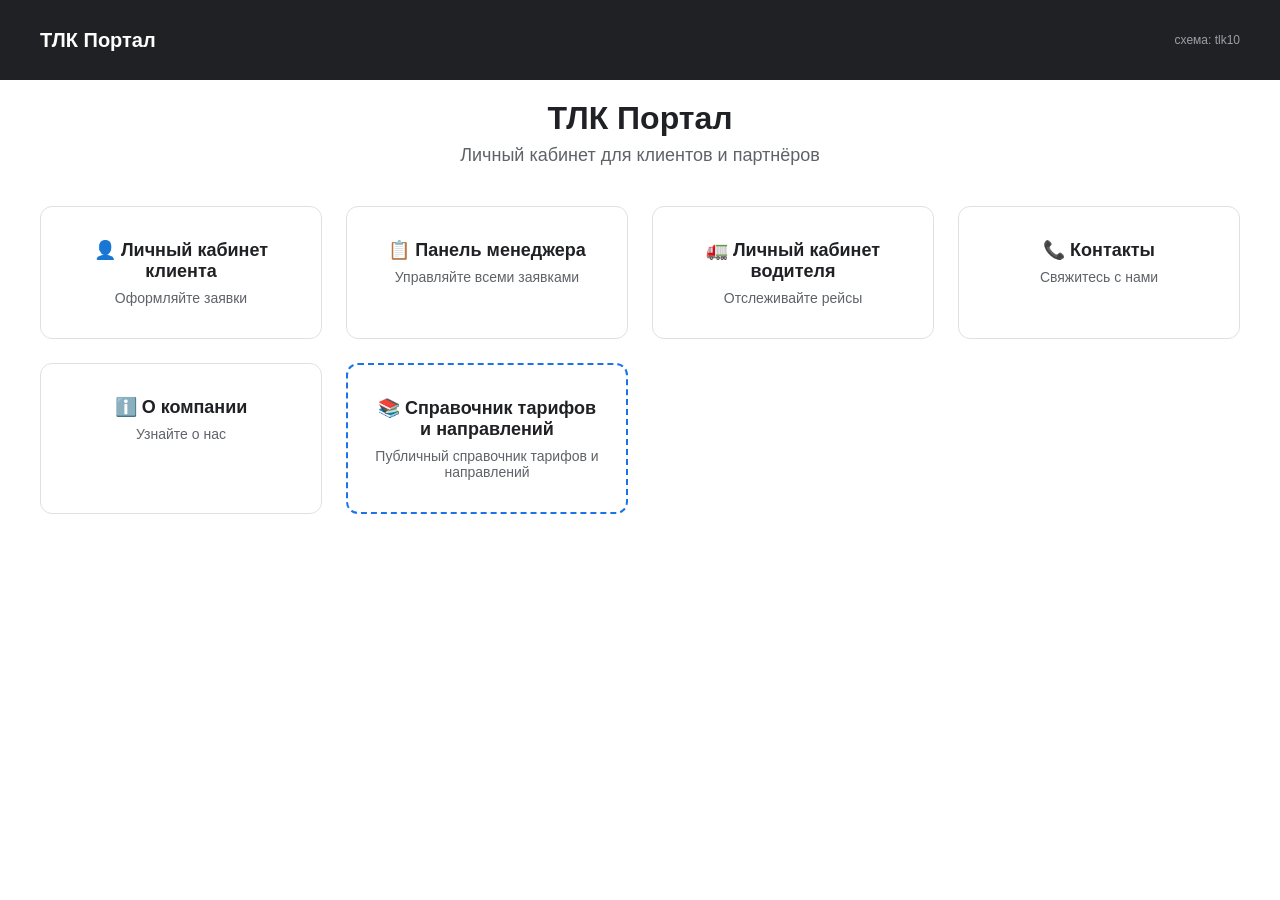
<file: Frontend/index.html>
<!DOCTYPE html>
<html lang="ru">
<head>
    <meta charset="UTF-8" />
    <meta name="viewport" content="width=device-width, initial-scale=1.0" />
    <title>ТЛК Портал</title>
    <link rel="stylesheet" href="styles.css" />
</head>
<body>
    <div id="app"></div>

    <!-- 1. Конфигурация экземпляра (схема + адрес API) — ПЕРВЫМ -->
    <script src="config.js"></script>

    <!-- 2. Модули личных кабинетов -->
    <script src="modules/lkk.js"></script>
    <script src="modules/lkm.js"></script>
    <script src="modules/lkv.js"></script>

    <!-- 3. Основной файл -->
    <script src="app.js"></script>
</body>
</html>
</file>
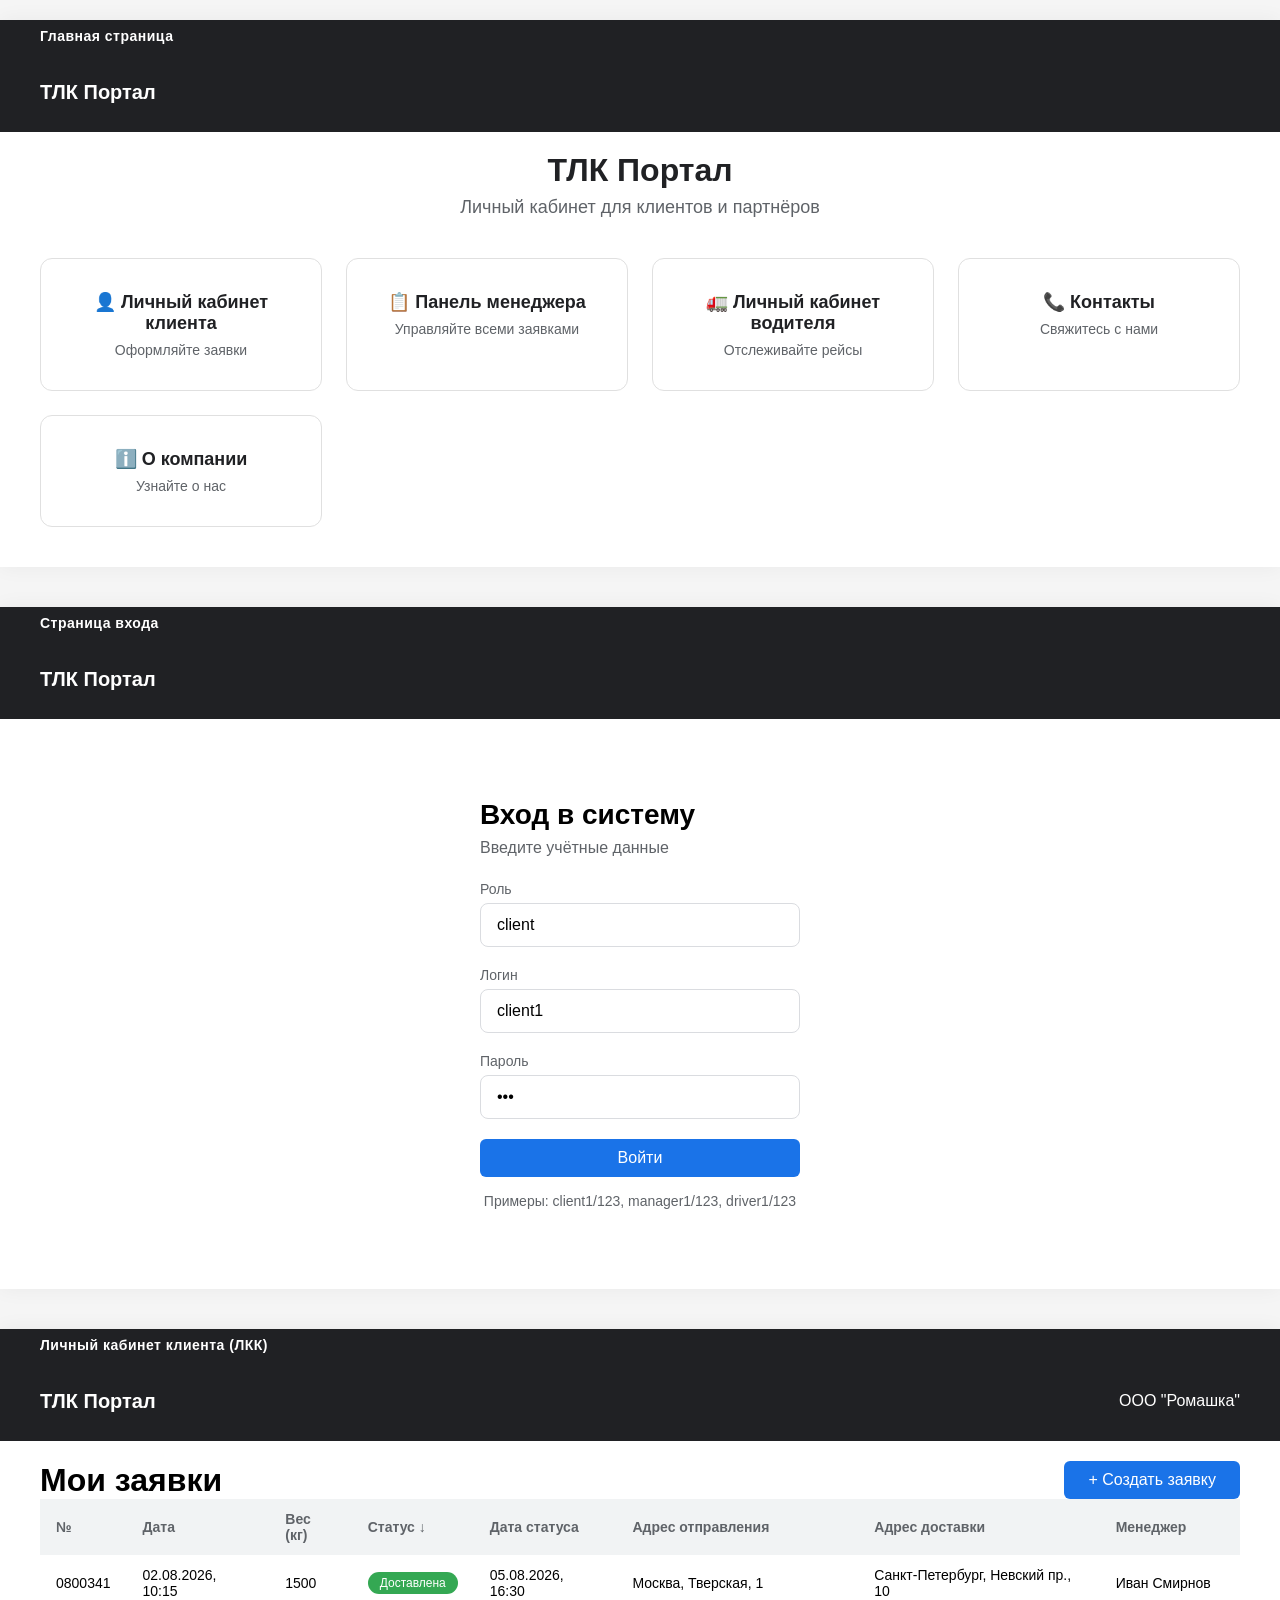
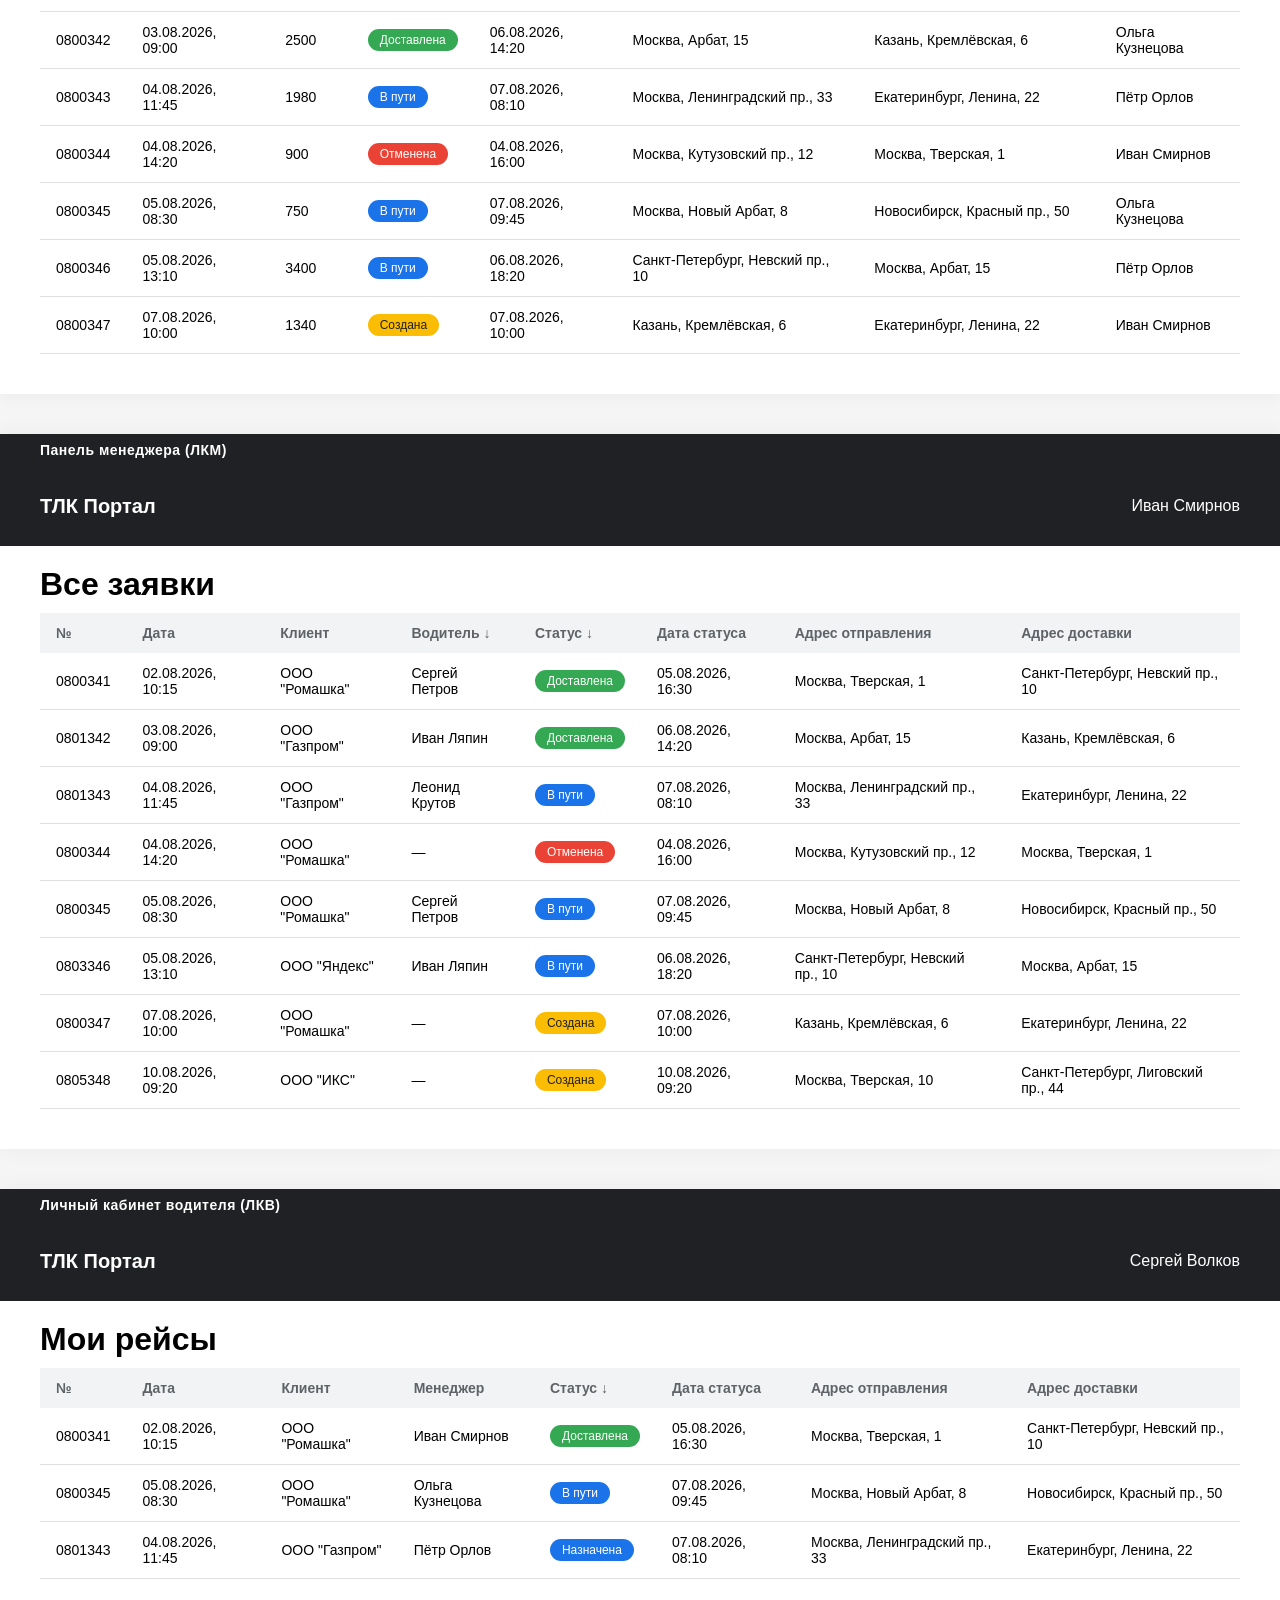
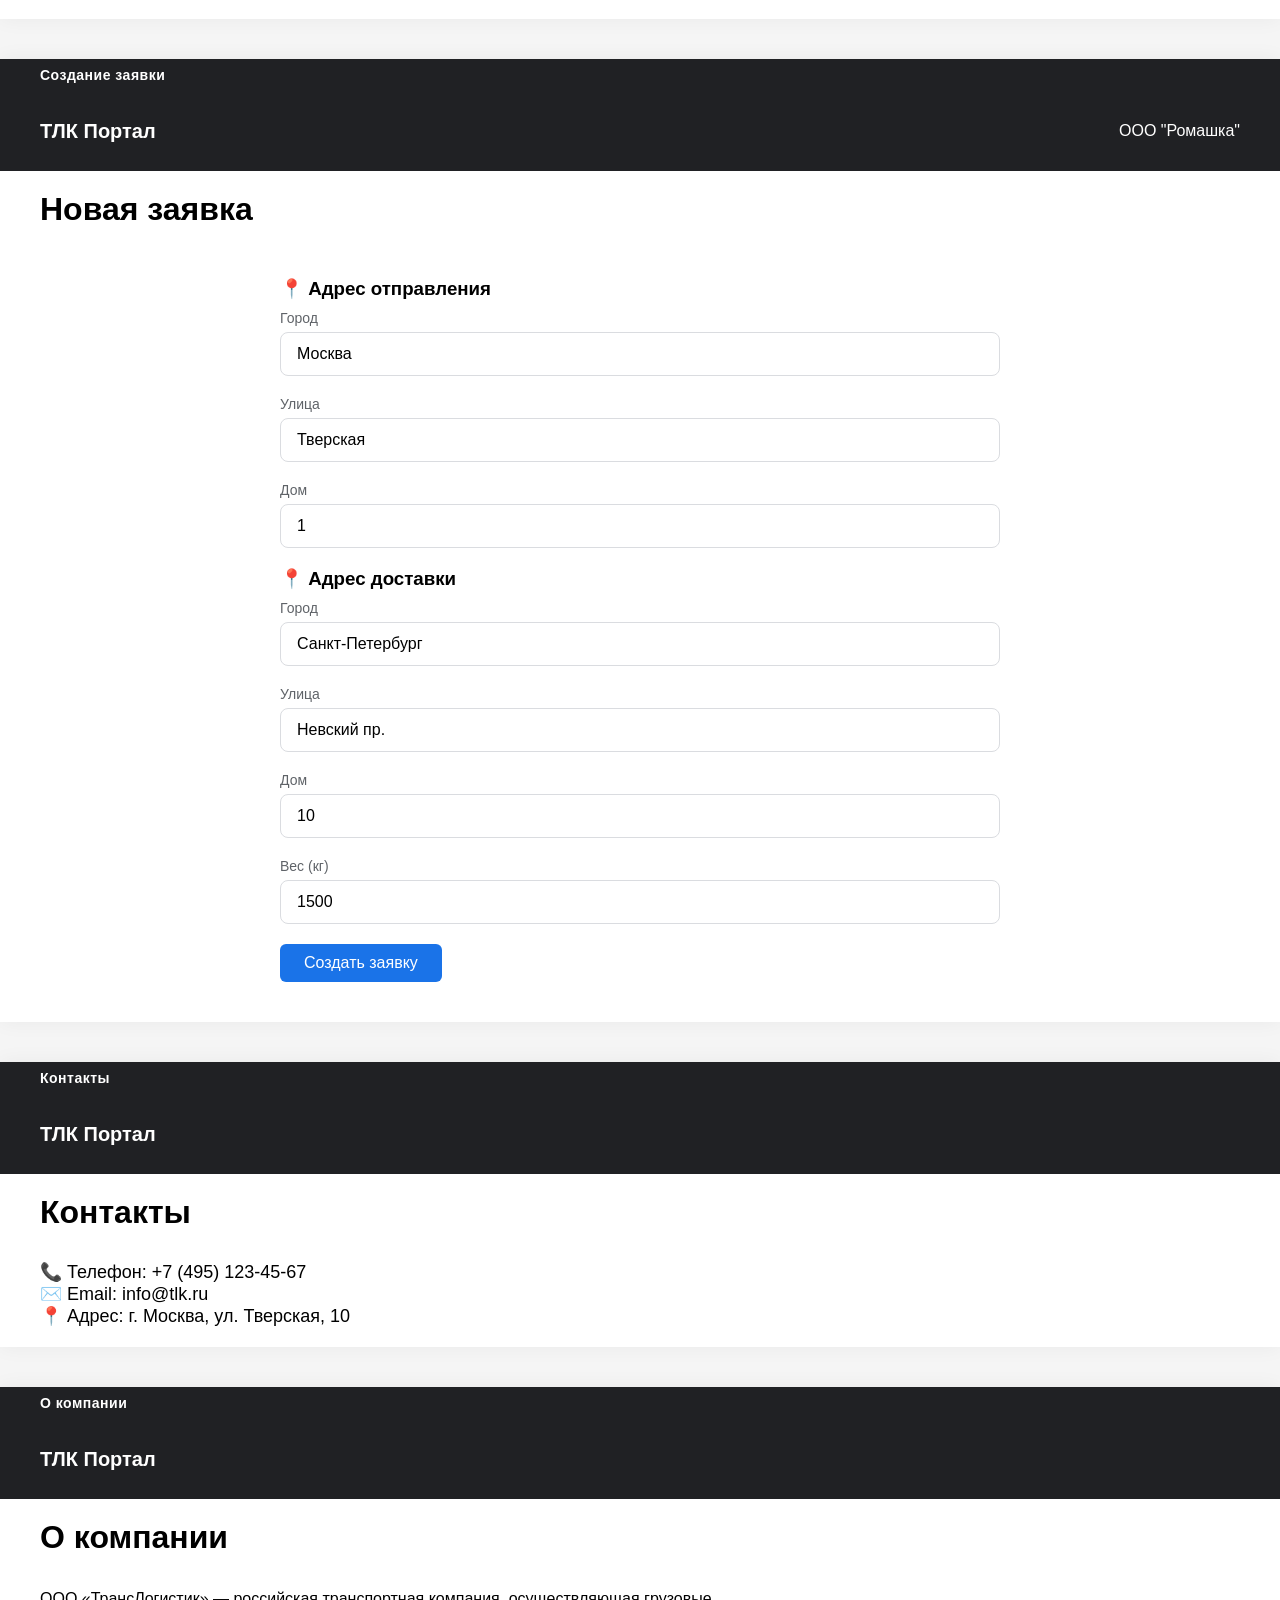
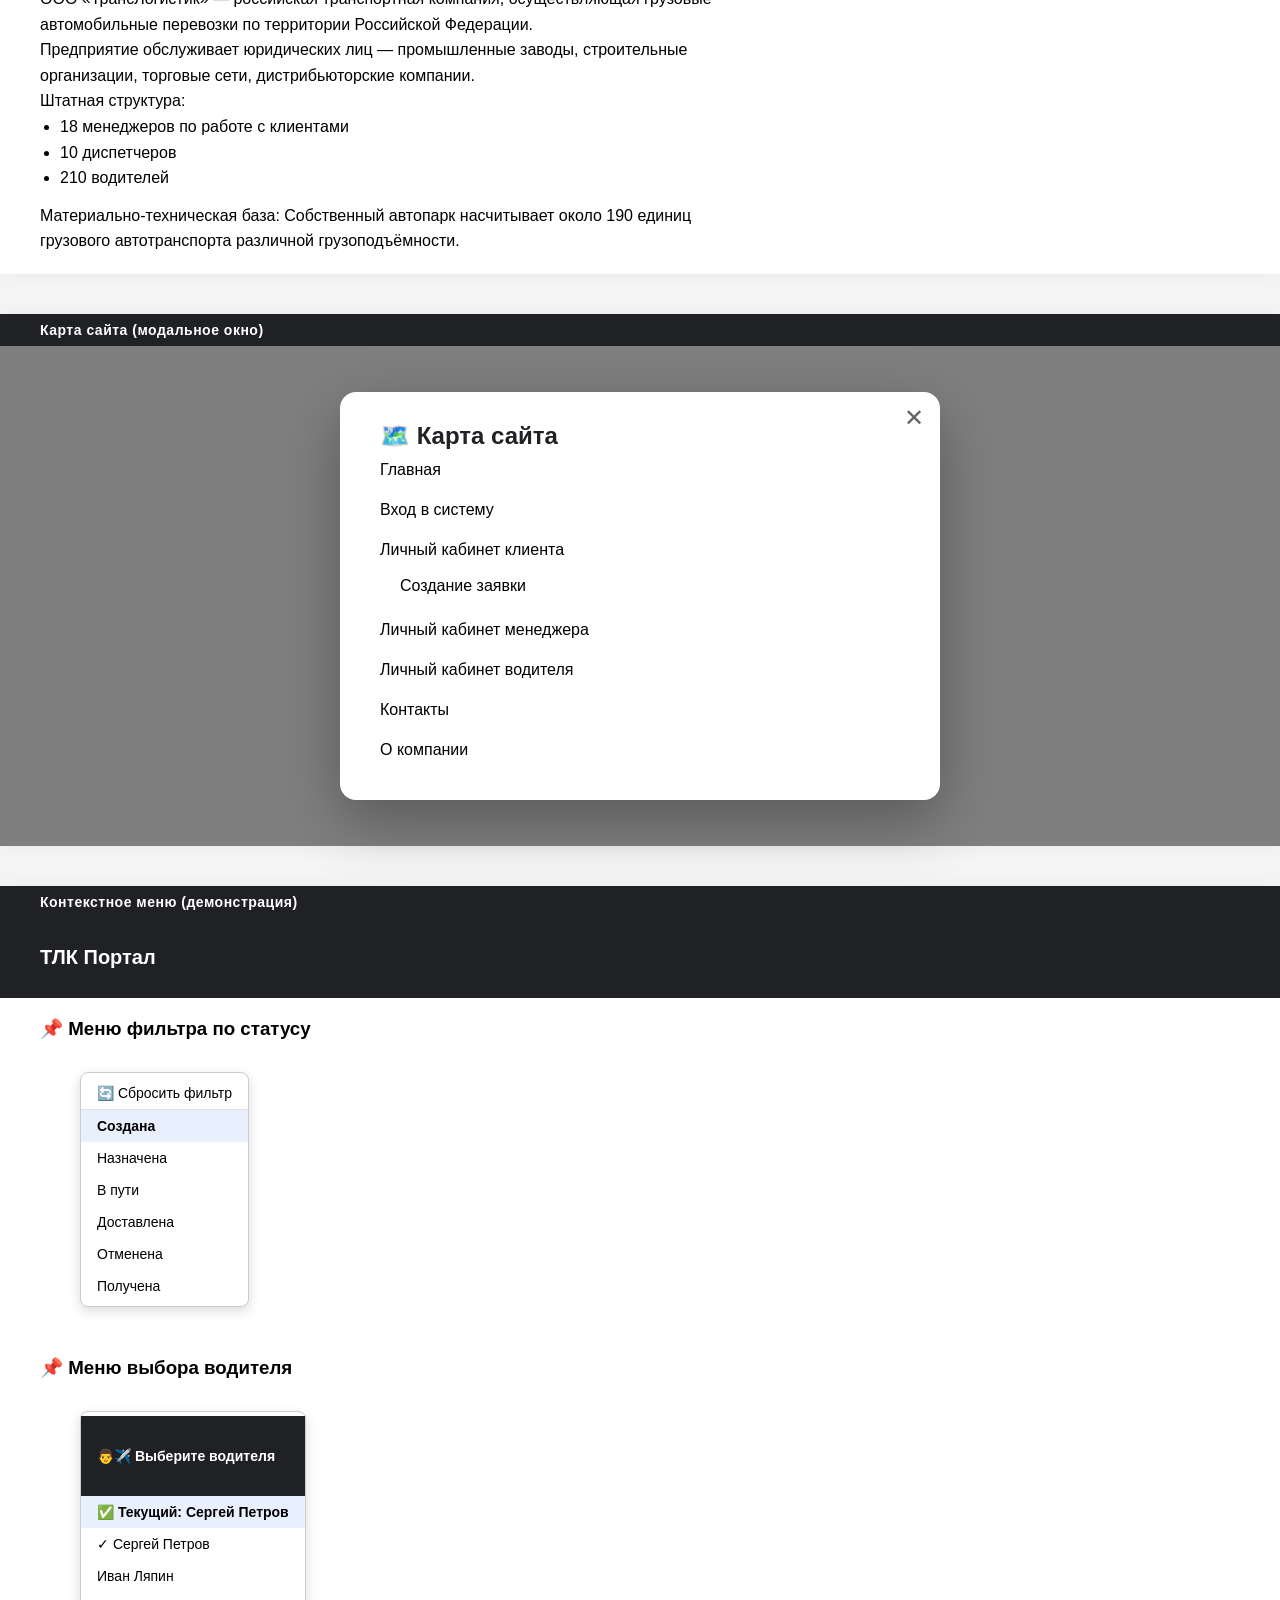
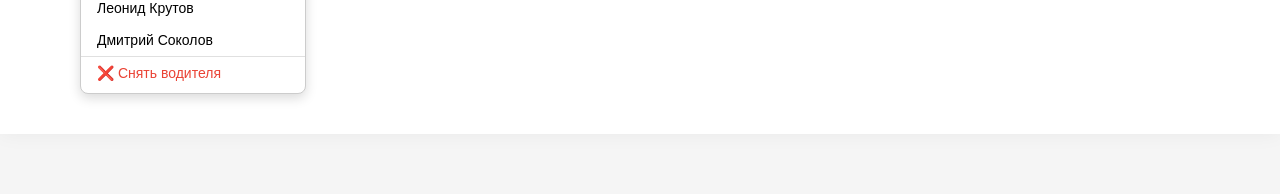
<file: Figma/DS-tkl-portal-wireframes.html>
<!DOCTYPE html>
<html lang="ru">
<head>
    <meta charset="UTF-8" />
    <meta name="viewport" content="width=device-width, initial-scale=1.0" />
    <title>ТЛК-Портал — HTML-прототип всех страниц</title>
    <style>
        /* ============================================================
           ГЛОБАЛЬНЫЕ СТИЛИ (как в проекте)
           ============================================================ */
        * {
            margin: 0;
            padding: 0;
            box-sizing: border-box;
            font-family: 'Inter', -apple-system, BlinkMacSystemFont, sans-serif;
        }
        body {
            background: #F5F5F5;
            display: flex;
            flex-direction: column;
            align-items: center;
            padding: 20px 0;
        }
        .page-wrapper {
            width: 1440px;
            max-width: 100%;
            background: white;
            box-shadow: 0 0 20px rgba(0,0,0,0.05);
            margin-bottom: 40px;
        }
        .page-label {
            background: #202124;
            color: white;
            padding: 8px 40px;
            font-size: 14px;
            font-weight: 600;
            letter-spacing: 0.5px;
        }

        /* ============================================================
           ОБЩИЕ КОМПОНЕНТЫ
           ============================================================ */
        .header {
            background: #202124;
            color: white;
            padding: 16px 40px;
            display: flex;
            justify-content: space-between;
            align-items: center;
            height: 80px;
        }
        .header .logo {
            font-size: 20px;
            font-weight: 700;
            color: white;
            text-decoration: none;
            cursor: pointer;
        }
        .header .user-info {
            display: flex;
            align-items: center;
            gap: 20px;
        }
        .header .user-info .name {
            font-size: 16px;
        }

        .btn-primary {
            background: #1A73E8;
            color: white;
            border: none;
            padding: 10px 24px;
            border-radius: 6px;
            font-size: 16px;
            cursor: pointer;
            display: inline-block;
        }
        .btn-primary:hover { background: #1557b0; }

        .table-container {
            padding: 0 40px 40px 40px;
            overflow-x: auto;
        }
        table {
            width: 100%;
            border-collapse: collapse;
            font-size: 14px;
        }
        th {
            background: #F1F3F4;
            color: #5F6368;
            font-weight: 600;
            text-align: left;
            padding: 12px 16px;
            cursor: default;
        }
        td {
            padding: 12px 16px;
            border-bottom: 1px solid #E0E0E0;
        }
        tr:hover {
            background: #F8F9FA;
        }

        /* Статусы */
        .status {
            display: inline-block;
            padding: 4px 12px;
            border-radius: 20px;
            font-size: 12px;
            font-weight: 500;
        }
        .status-Создана { background: #FBBC04; color: #202124; }
        .status-Назначена { background: #1A73E8; color: white; }
        .status-В_пути { background: #1A73E8; color: white; }
        .status-Доставлена { background: #34A853; color: white; }
        .status-Отменена { background: #EA4335; color: white; }
        .status-Получена { background: #34A853; color: white; }

        /* Формы */
        .form-container {
            padding: 40px;
            max-width: 800px;
            margin: 0 auto;
        }
        .form-group {
            margin-bottom: 20px;
        }
        .form-group label {
            display: block;
            font-size: 14px;
            color: #5F6368;
            margin-bottom: 6px;
        }
        .form-group input,
        .form-group select {
            width: 100%;
            padding: 12px 16px;
            border: 1px solid #DADCE0;
            border-radius: 8px;
            font-size: 16px;
            background: white;
        }
        .form-group input:focus {
            outline: none;
            border-color: #1A73E8;
        }

        .page-title {
            font-size: 32px;
            font-weight: 700;
            padding: 20px 40px 10px 40px;
        }

        /* Главная сетка карточек */
        .main-grid {
            display: grid;
            grid-template-columns: repeat(auto-fit, minmax(250px, 1fr));
            gap: 24px;
            padding: 40px;
        }
        .main-card {
            background: white;
            border: 1px solid #E0E0E0;
            border-radius: 12px;
            padding: 32px 24px;
            text-align: center;
            cursor: pointer;
            transition: all 0.2s;
        }
        .main-card:hover {
            box-shadow: 0 4px 12px rgba(0,0,0,0.08);
            transform: translateY(-2px);
        }
        .main-card h3 {
            font-size: 18px;
            margin-bottom: 8px;
            color: #202124;
        }
        .main-card p {
            font-size: 14px;
            color: #5F6368;
        }

        /* Карта сайта (модалка) */
        .sitemap-overlay {
            position: fixed;
            top: 0;
            left: 0;
            width: 100%;
            height: 100%;
            background: rgba(0,0,0,0.5);
            display: flex;
            justify-content: center;
            align-items: center;
            z-index: 9999;
        }
        .sitemap-modal {
            background: white;
            border-radius: 16px;
            padding: 30px 40px;
            max-width: 600px;
            width: 90%;
            max-height: 80vh;
            overflow-y: auto;
            box-shadow: 0 20px 60px rgba(0,0,0,0.3);
            position: relative;
        }
        .sitemap-modal .close {
            position: absolute;
            top: 12px;
            right: 16px;
            background: none;
            border: none;
            font-size: 24px;
            cursor: pointer;
            color: #5F6368;
        }
        .sitemap-modal h2 {
            margin-top: 0;
            color: #202124;
            font-weight: 700;
            font-size: 24px;
        }
        .sitemap-modal ul {
            list-style: none;
            padding-left: 0;
            font-size: 16px;
            line-height: 2;
        }
        .sitemap-modal ul li {
            cursor: pointer;
            padding: 4px 0;
        }
        .sitemap-modal ul li:hover {
            color: #1A73E8;
        }
        .sitemap-modal ul ul {
            padding-left: 20px;
        }

        /* Контекстное меню (демо) */
        .context-menu-demo {
            position: relative;
            display: inline-block;
            margin: 20px 40px;
        }
        .context-menu-box {
            background: white;
            border: 1px solid #ccc;
            border-radius: 8px;
            box-shadow: 0 4px 12px rgba(0,0,0,0.15);
            min-width: 150px;
            padding: 4px 0;
            font-size: 14px;
            display: inline-block;
        }
        .context-item {
            padding: 8px 16px;
            cursor: pointer;
            transition: background 0.15s;
        }
        .context-item:hover {
            background: #f1f3f4;
        }
        .context-item.border-bottom {
            border-bottom: 1px solid #e0e0e0;
        }
        .context-item.active {
            background: #e8f0fe;
            font-weight: bold;
        }
        .context-item.danger {
            color: #EA4335;
        }
        .context-item.header {
            font-weight: bold;
            cursor: default;
        }
        .context-item.header:hover {
            background: transparent;
        }

        /* Вспомогательные отступы */
        .flex-between {
            display: flex;
            justify-content: space-between;
            align-items: center;
            padding: 20px 40px 0 40px;
        }
        .mt-20 { margin-top: 20px; }
        .mb-20 { margin-bottom: 20px; }
        .text-center { text-align: center; }
        .text-muted { color: #5F6368; }
        .back-link { display: none; } /* убрали стрелки назад */

        /* Для разделения страниц в прототипе */
        .page-divider {
            height: 4px;
            background: #EA4335;
            margin: 0 40px 20px 40px;
            border-radius: 2px;
        }

        /* Адаптив для отображения в браузере */
        @media (max-width: 1440px) {
            .page-wrapper { width: 100%; }
        }
    </style>
</head>
<body>

<!-- ============================================================
     СТРАНИЦА 1 – ГЛАВНАЯ
     ============================================================ -->
<div class="page-wrapper">
    <div class="page-label">Главная страница</div>
    <div class="header">
        <div class="logo">ТЛК Портал</div>
        <div></div>
    </div>
    <div style="text-align:center;padding:20px 0 0 0;">
        <h1 style="font-size:32px;font-weight:700;color:#202124;">ТЛК Портал</h1>
        <p style="color:#5F6368;font-size:18px;margin-top:8px;">Личный кабинет для клиентов и партнёров</p>
    </div>
    <div class="main-grid">
        <div class="main-card"><h3>👤 Личный кабинет клиента</h3><p>Оформляйте заявки</p></div>
        <div class="main-card"><h3>📋 Панель менеджера</h3><p>Управляйте всеми заявками</p></div>
        <div class="main-card"><h3>🚛 Личный кабинет водителя</h3><p>Отслеживайте рейсы</p></div>
        <div class="main-card"><h3>📞 Контакты</h3><p>Свяжитесь с нами</p></div>
        <div class="main-card"><h3>ℹ️ О компании</h3><p>Узнайте о нас</p></div>
    </div>
</div>

<!-- ============================================================
     СТРАНИЦА 2 – ВХОД
     ============================================================ -->
<div class="page-wrapper">
    <div class="page-label">Страница входа</div>
    <div class="header">
        <div class="logo">ТЛК Портал</div>
        <div></div>
    </div>
    <div class="form-container" style="max-width:400px; margin:40px auto;">
        <h2 style="font-size:28px;font-weight:700;margin-bottom:8px;">Вход в систему</h2>
        <p style="color:#5F6368;margin-bottom:24px;">Введите учётные данные</p>
        <div class="form-group">
            <label>Роль</label>
            <input type="text" placeholder="client / manager / driver" value="client">
        </div>
        <div class="form-group">
            <label>Логин</label>
            <input type="text" placeholder="Введите логин" value="client1">
        </div>
        <div class="form-group">
            <label>Пароль</label>
            <input type="password" placeholder="Введите пароль" value="123">
        </div>
        <button class="btn-primary" style="width:100%;">Войти</button>
        <div style="margin-top:16px;text-align:center;font-size:14px;color:#5F6368;">
            Примеры: client1/123, manager1/123, driver1/123
        </div>
    </div>
</div>

<!-- ============================================================
     СТРАНИЦА 3 – ЛИЧНЫЙ КАБИНЕТ КЛИЕНТА (ЛКК)
     ============================================================ -->
<div class="page-wrapper">
    <div class="page-label">Личный кабинет клиента (ЛКК)</div>
    <div class="header">
        <div class="logo">ТЛК Портал</div>
        <div class="user-info">
            <span class="name">ООО "Ромашка"</span>
        </div>
    </div>
    <div class="flex-between">
        <h1 class="page-title" style="padding:0;">Мои заявки</h1>
        <button class="btn-primary">+ Создать заявку</button>
    </div>
    <div class="table-container">
        <table>
            <thead>
                <tr>
                    <th>№</th>
                    <th>Дата</th>
                    <th>Вес (кг)</th>
                    <th style="cursor:pointer;">Статус ↓</th>
                    <th>Дата статуса</th>
                    <th>Адрес отправления</th>
                    <th>Адрес доставки</th>
                    <th>Менеджер</th>
                </tr>
            </thead>
            <tbody>
                <tr>
                    <td style="cursor:pointer;">0800341</td>
                    <td>02.08.2026, 10:15</td>
                    <td>1500</td>
                    <td><span class="status status-Доставлена">Доставлена</span></td>
                    <td>05.08.2026, 16:30</td>
                    <td>Москва, Тверская, 1</td>
                    <td>Санкт-Петербург, Невский пр., 10</td>
                    <td style="cursor:pointer;">Иван Смирнов</td>
                </tr>
                <tr>
                    <td style="cursor:pointer;">0800342</td>
                    <td>03.08.2026, 09:00</td>
                    <td>2500</td>
                    <td><span class="status status-Доставлена">Доставлена</span></td>
                    <td>06.08.2026, 14:20</td>
                    <td>Москва, Арбат, 15</td>
                    <td>Казань, Кремлёвская, 6</td>
                    <td style="cursor:pointer;">Ольга Кузнецова</td>
                </tr>
                <tr>
                    <td style="cursor:pointer;">0800343</td>
                    <td>04.08.2026, 11:45</td>
                    <td>1980</td>
                    <td><span class="status status-В_пути">В пути</span></td>
                    <td>07.08.2026, 08:10</td>
                    <td>Москва, Ленинградский пр., 33</td>
                    <td>Екатеринбург, Ленина, 22</td>
                    <td style="cursor:pointer;">Пётр Орлов</td>
                </tr>
                <tr>
                    <td style="cursor:pointer;">0800344</td>
                    <td>04.08.2026, 14:20</td>
                    <td>900</td>
                    <td><span class="status status-Отменена">Отменена</span></td>
                    <td>04.08.2026, 16:00</td>
                    <td>Москва, Кутузовский пр., 12</td>
                    <td>Москва, Тверская, 1</td>
                    <td style="cursor:pointer;">Иван Смирнов</td>
                </tr>
                <tr>
                    <td style="cursor:pointer;">0800345</td>
                    <td>05.08.2026, 08:30</td>
                    <td>750</td>
                    <td><span class="status status-В_пути">В пути</span></td>
                    <td>07.08.2026, 09:45</td>
                    <td>Москва, Новый Арбат, 8</td>
                    <td>Новосибирск, Красный пр., 50</td>
                    <td style="cursor:pointer;">Ольга Кузнецова</td>
                </tr>
                <tr>
                    <td style="cursor:pointer;">0800346</td>
                    <td>05.08.2026, 13:10</td>
                    <td>3400</td>
                    <td><span class="status status-В_пути">В пути</span></td>
                    <td>06.08.2026, 18:20</td>
                    <td>Санкт-Петербург, Невский пр., 10</td>
                    <td>Москва, Арбат, 15</td>
                    <td style="cursor:pointer;">Пётр Орлов</td>
                </tr>
                <tr>
                    <td style="cursor:pointer;">0800347</td>
                    <td>07.08.2026, 10:00</td>
                    <td>1340</td>
                    <td><span class="status status-Создана">Создана</span></td>
                    <td>07.08.2026, 10:00</td>
                    <td>Казань, Кремлёвская, 6</td>
                    <td>Екатеринбург, Ленина, 22</td>
                    <td style="cursor:pointer;">Иван Смирнов</td>
                </tr>
            </tbody>
        </table>
    </div>
</div>

<!-- ============================================================
     СТРАНИЦА 4 – ПАНЕЛЬ МЕНЕДЖЕРА (ЛКМ)
     ============================================================ -->
<div class="page-wrapper">
    <div class="page-label">Панель менеджера (ЛКМ)</div>
    <div class="header">
        <div class="logo">ТЛК Портал</div>
        <div class="user-info">
            <span class="name">Иван Смирнов</span>
        </div>
    </div>
    <h1 class="page-title">Все заявки</h1>
    <div class="table-container">
        <table>
            <thead>
                <tr>
                    <th>№</th>
                    <th>Дата</th>
                    <th>Клиент</th>
                    <th style="cursor:pointer;">Водитель ↓</th>
                    <th style="cursor:pointer;">Статус ↓</th>
                    <th>Дата статуса</th>
                    <th>Адрес отправления</th>
                    <th>Адрес доставки</th>
                </tr>
            </thead>
            <tbody>
                <tr>
                    <td>0800341</td>
                    <td>02.08.2026, 10:15</td>
                    <td>ООО "Ромашка"</td>
                    <td style="cursor:pointer;">Сергей Петров</td>
                    <td><span class="status status-Доставлена">Доставлена</span></td>
                    <td>05.08.2026, 16:30</td>
                    <td>Москва, Тверская, 1</td>
                    <td>Санкт-Петербург, Невский пр., 10</td>
                </tr>
                <tr>
                    <td>0801342</td>
                    <td>03.08.2026, 09:00</td>
                    <td>ООО "Газпром"</td>
                    <td style="cursor:pointer;">Иван Ляпин</td>
                    <td><span class="status status-Доставлена">Доставлена</span></td>
                    <td>06.08.2026, 14:20</td>
                    <td>Москва, Арбат, 15</td>
                    <td>Казань, Кремлёвская, 6</td>
                </tr>
                <tr>
                    <td>0801343</td>
                    <td>04.08.2026, 11:45</td>
                    <td>ООО "Газпром"</td>
                    <td style="cursor:pointer;">Леонид Крутов</td>
                    <td><span class="status status-В_пути">В пути</span></td>
                    <td>07.08.2026, 08:10</td>
                    <td>Москва, Ленинградский пр., 33</td>
                    <td>Екатеринбург, Ленина, 22</td>
                </tr>
                <tr>
                    <td>0800344</td>
                    <td>04.08.2026, 14:20</td>
                    <td>ООО "Ромашка"</td>
                    <td style="cursor:pointer;">—</td>
                    <td><span class="status status-Отменена">Отменена</span></td>
                    <td>04.08.2026, 16:00</td>
                    <td>Москва, Кутузовский пр., 12</td>
                    <td>Москва, Тверская, 1</td>
                </tr>
                <tr>
                    <td>0800345</td>
                    <td>05.08.2026, 08:30</td>
                    <td>ООО "Ромашка"</td>
                    <td style="cursor:pointer;">Сергей Петров</td>
                    <td><span class="status status-В_пути">В пути</span></td>
                    <td>07.08.2026, 09:45</td>
                    <td>Москва, Новый Арбат, 8</td>
                    <td>Новосибирск, Красный пр., 50</td>
                </tr>
                <tr>
                    <td>0803346</td>
                    <td>05.08.2026, 13:10</td>
                    <td>ООО "Яндекс"</td>
                    <td style="cursor:pointer;">Иван Ляпин</td>
                    <td><span class="status status-В_пути">В пути</span></td>
                    <td>06.08.2026, 18:20</td>
                    <td>Санкт-Петербург, Невский пр., 10</td>
                    <td>Москва, Арбат, 15</td>
                </tr>
                <tr>
                    <td>0800347</td>
                    <td>07.08.2026, 10:00</td>
                    <td>ООО "Ромашка"</td>
                    <td style="cursor:pointer;">—</td>
                    <td><span class="status status-Создана">Создана</span></td>
                    <td>07.08.2026, 10:00</td>
                    <td>Казань, Кремлёвская, 6</td>
                    <td>Екатеринбург, Ленина, 22</td>
                </tr>
                <tr>
                    <td>0805348</td>
                    <td>10.08.2026, 09:20</td>
                    <td>ООО "ИКС"</td>
                    <td style="cursor:pointer;">—</td>
                    <td><span class="status status-Создана">Создана</span></td>
                    <td>10.08.2026, 09:20</td>
                    <td>Москва, Тверская, 10</td>
                    <td>Санкт-Петербург, Лиговский пр., 44</td>
                </tr>
            </tbody>
        </table>
    </div>
</div>

<!-- ============================================================
     СТРАНИЦА 5 – ЛИЧНЫЙ КАБИНЕТ ВОДИТЕЛЯ (ЛКВ)
     ============================================================ -->
<div class="page-wrapper">
    <div class="page-label">Личный кабинет водителя (ЛКВ)</div>
    <div class="header">
        <div class="logo">ТЛК Портал</div>
        <div class="user-info">
            <span class="name">Сергей Волков</span>
        </div>
    </div>
    <h1 class="page-title">Мои рейсы</h1>
    <div class="table-container">
        <table>
            <thead>
                <tr>
                    <th>№</th>
                    <th>Дата</th>
                    <th>Клиент</th>
                    <th>Менеджер</th>
                    <th style="cursor:pointer;">Статус ↓</th>
                    <th>Дата статуса</th>
                    <th>Адрес отправления</th>
                    <th>Адрес доставки</th>
                </tr>
            </thead>
            <tbody>
                <tr>
                    <td style="cursor:pointer;">0800341</td>
                    <td>02.08.2026, 10:15</td>
                    <td>ООО "Ромашка"</td>
                    <td>Иван Смирнов</td>
                    <td><span class="status status-Доставлена">Доставлена</span></td>
                    <td>05.08.2026, 16:30</td>
                    <td>Москва, Тверская, 1</td>
                    <td>Санкт-Петербург, Невский пр., 10</td>
                </tr>
                <tr>
                    <td style="cursor:pointer;">0800345</td>
                    <td>05.08.2026, 08:30</td>
                    <td>ООО "Ромашка"</td>
                    <td>Ольга Кузнецова</td>
                    <td><span class="status status-В_пути">В пути</span></td>
                    <td>07.08.2026, 09:45</td>
                    <td>Москва, Новый Арбат, 8</td>
                    <td>Новосибирск, Красный пр., 50</td>
                </tr>
                <tr>
                    <td style="cursor:pointer;">0801343</td>
                    <td>04.08.2026, 11:45</td>
                    <td>ООО "Газпром"</td>
                    <td>Пётр Орлов</td>
                    <td><span class="status status-Назначена">Назначена</span></td>
                    <td>07.08.2026, 08:10</td>
                    <td>Москва, Ленинградский пр., 33</td>
                    <td>Екатеринбург, Ленина, 22</td>
                </tr>
            </tbody>
        </table>
    </div>
</div>

<!-- ============================================================
     СТРАНИЦА 6 – СОЗДАНИЕ ЗАЯВКИ
     ============================================================ -->
<div class="page-wrapper">
    <div class="page-label">Создание заявки</div>
    <div class="header">
        <div class="logo">ТЛК Портал</div>
        <div class="user-info">
            <span class="name">ООО "Ромашка"</span>
        </div>
    </div>
    <h1 class="page-title">Новая заявка</h1>
    <div class="form-container">
        <h3 style="margin-bottom:10px;">📍 Адрес отправления</h3>
        <div class="form-group"><label>Город</label><input type="text" placeholder="Введите город" value="Москва"></div>
        <div class="form-group"><label>Улица</label><input type="text" placeholder="Введите улицу" value="Тверская"></div>
        <div class="form-group"><label>Дом</label><input type="text" placeholder="Введите дом" value="1"></div>

        <h3 style="margin:20px 0 10px 0;">📍 Адрес доставки</h3>
        <div class="form-group"><label>Город</label><input type="text" placeholder="Введите город" value="Санкт-Петербург"></div>
        <div class="form-group"><label>Улица</label><input type="text" placeholder="Введите улицу" value="Невский пр."></div>
        <div class="form-group"><label>Дом</label><input type="text" placeholder="Введите дом" value="10"></div>

        <div class="form-group"><label>Вес (кг)</label><input type="number" placeholder="Введите вес" value="1500"></div>
        <button class="btn-primary">Создать заявку</button>
    </div>
</div>

<!-- ============================================================
     СТРАНИЦА 7 – КОНТАКТЫ
     ============================================================ -->
<div class="page-wrapper">
    <div class="page-label">Контакты</div>
    <div class="header">
        <div class="logo">ТЛК Портал</div>
        <div></div>
    </div>
    <h1 class="page-title">Контакты</h1>
    <div style="padding:20px 40px;font-size:18px;">
        <p>📞 Телефон: +7 (495) 123-45-67</p>
        <p>✉️ Email: info@tlk.ru</p>
        <p>📍 Адрес: г. Москва, ул. Тверская, 10</p>
    </div>
</div>

<!-- ============================================================
     СТРАНИЦА 8 – О КОМПАНИИ
     ============================================================ -->
<div class="page-wrapper">
    <div class="page-label">О компании</div>
    <div class="header">
        <div class="logo">ТЛК Портал</div>
        <div></div>
    </div>
    <h1 class="page-title">О компании</h1>
    <div style="padding:20px 40px;font-size:16px;max-width:800px;line-height:1.6;">
        <p>ООО «ТрансЛогистик» — российская транспортная компания, осуществляющая грузовые автомобильные перевозки по территории Российской Федерации.</p>
        <p>Предприятие обслуживает юридических лиц — промышленные заводы, строительные организации, торговые сети, дистрибьюторские компании.</p>
        <p>Штатная структура:</p>
        <ul style="padding-left:20px;">
            <li>18 менеджеров по работе с клиентами</li>
            <li>10 диспетчеров</li>
            <li>210 водителей</li>
        </ul>
        <p style="margin-top:12px;">Материально-техническая база: Собственный автопарк насчитывает около 190 единиц грузового автотранспорта различной грузоподъёмности.</p>
    </div>
</div>

<!-- ============================================================
     СТРАНИЦА 9 – КАРТА САЙТА (МОДАЛЬНОЕ ОКНО)
     ============================================================ -->
<div class="page-wrapper">
    <div class="page-label">Карта сайта (модальное окно)</div>
    <div class="sitemap-overlay" style="position:relative; height:500px; pointer-events:none;">
        <div class="sitemap-modal" style="pointer-events:auto;">
            <button class="close">✕</button>
            <h2>🗺️ Карта сайта</h2>
            <ul>
                <li>Главная</li>
                <li>Вход в систему</li>
                <li>Личный кабинет клиента
                    <ul>
                        <li>Создание заявки</li>
                    </ul>
                </li>
                <li>Личный кабинет менеджера</li>
                <li>Личный кабинет водителя</li>
                <li>Контакты</li>
                <li>О компании</li>
            </ul>
        </div>
    </div>
</div>

<!-- ============================================================
     СТРАНИЦА 10 – КОНТЕКСТНОЕ МЕНЮ (ДЕМОНСТРАЦИЯ)
     ============================================================ -->
<div class="page-wrapper">
    <div class="page-label">Контекстное меню (демонстрация)</div>
    <div class="header">
        <div class="logo">ТЛК Портал</div>
        <div></div>
    </div>
    <div style="padding:20px 40px;">
        <h3 style="margin-bottom:12px;">📌 Меню фильтра по статусу</h3>
        <div class="context-menu-demo">
            <div class="context-menu-box">
                <div class="context-item border-bottom">🔄 Сбросить фильтр</div>
                <div class="context-item active">Создана</div>
                <div class="context-item">Назначена</div>
                <div class="context-item">В пути</div>
                <div class="context-item">Доставлена</div>
                <div class="context-item">Отменена</div>
                <div class="context-item">Получена</div>
            </div>
        </div>

        <h3 style="margin:30px 0 12px 0;">📌 Меню выбора водителя</h3>
        <div class="context-menu-demo">
            <div class="context-menu-box">
                <div class="context-item header">👨✈️ Выберите водителя</div>
                <div class="context-item active" style="background:#e8f0fe; font-weight:bold;">✅ Текущий: Сергей Петров</div>
                <div class="context-item">✓ Сергей Петров</div>
                <div class="context-item">Иван Ляпин</div>
                <div class="context-item">Леонид Крутов</div>
                <div class="context-item">Дмитрий Соколов</div>
                <div class="context-item danger" style="border-top:1px solid #e0e0e0;">❌ Снять водителя</div>
            </div>
        </div>
    </div>
</div>

</body>
</html>
</file>
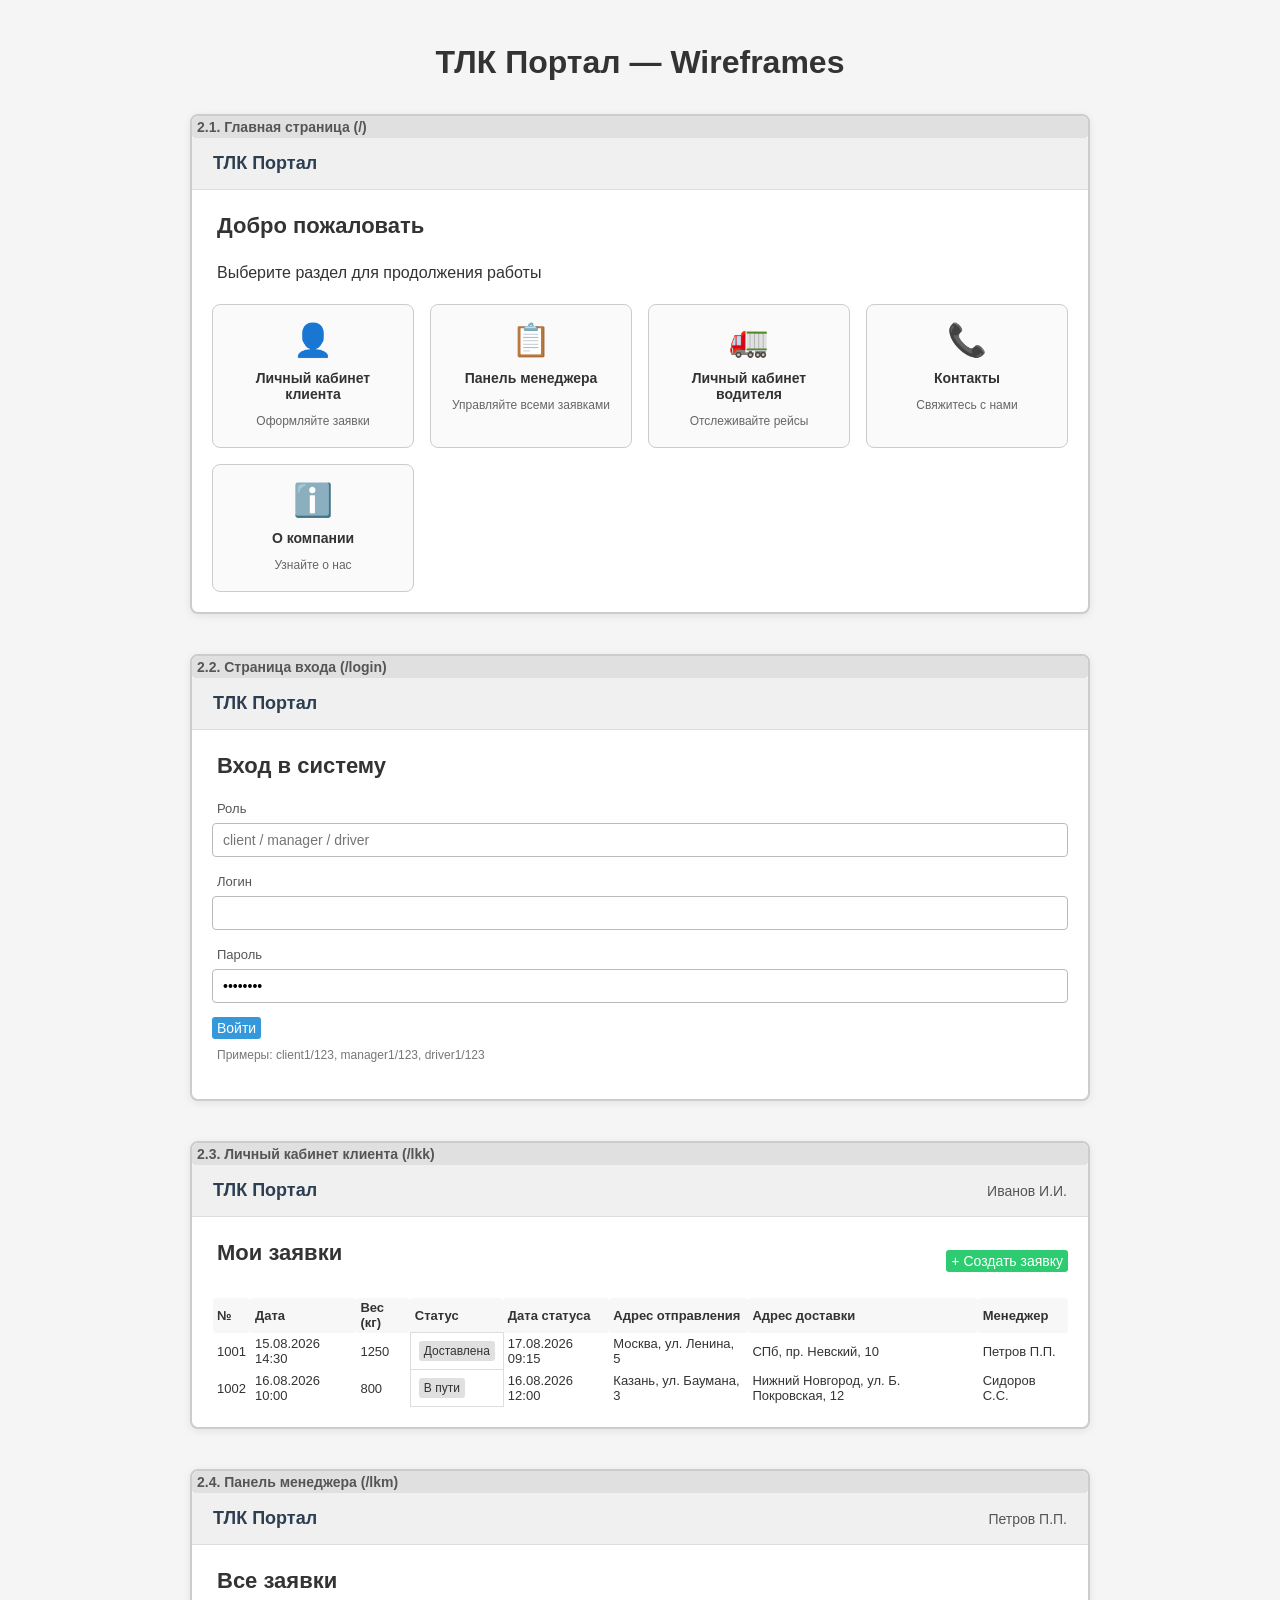
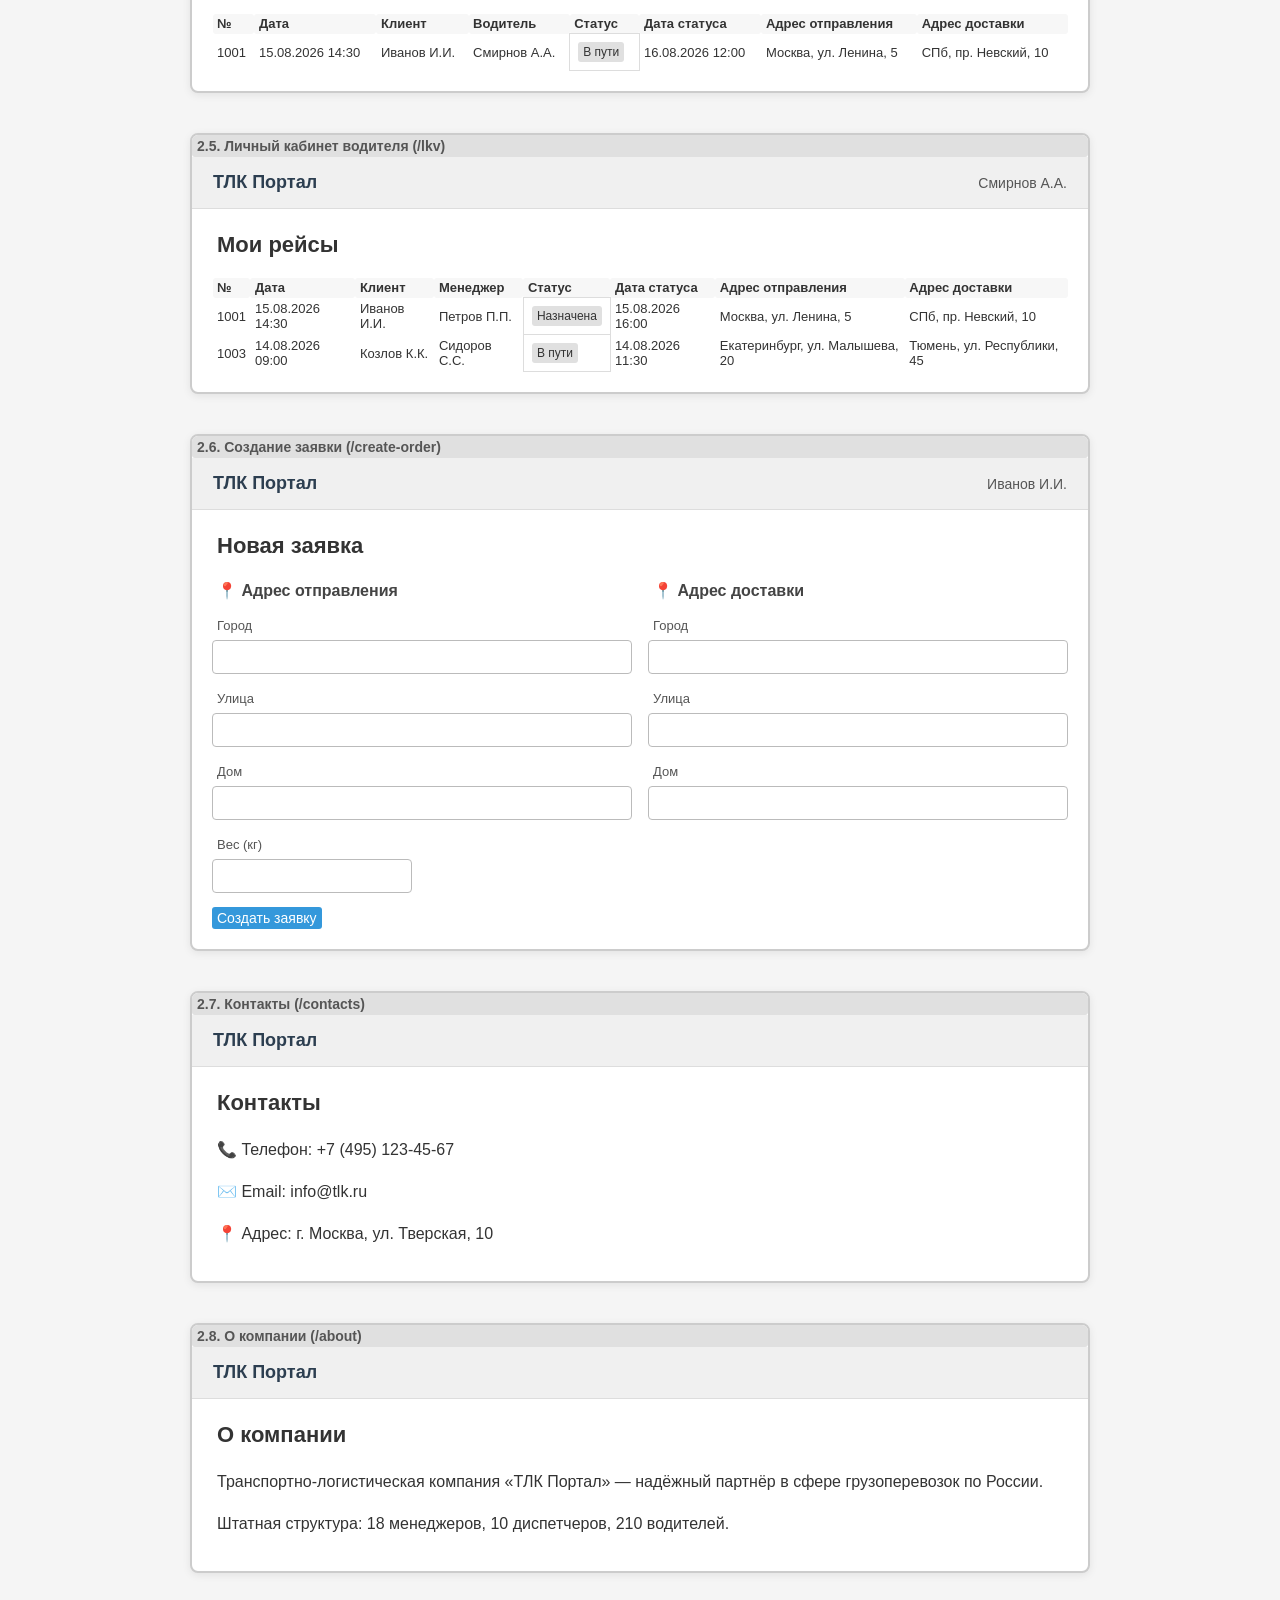
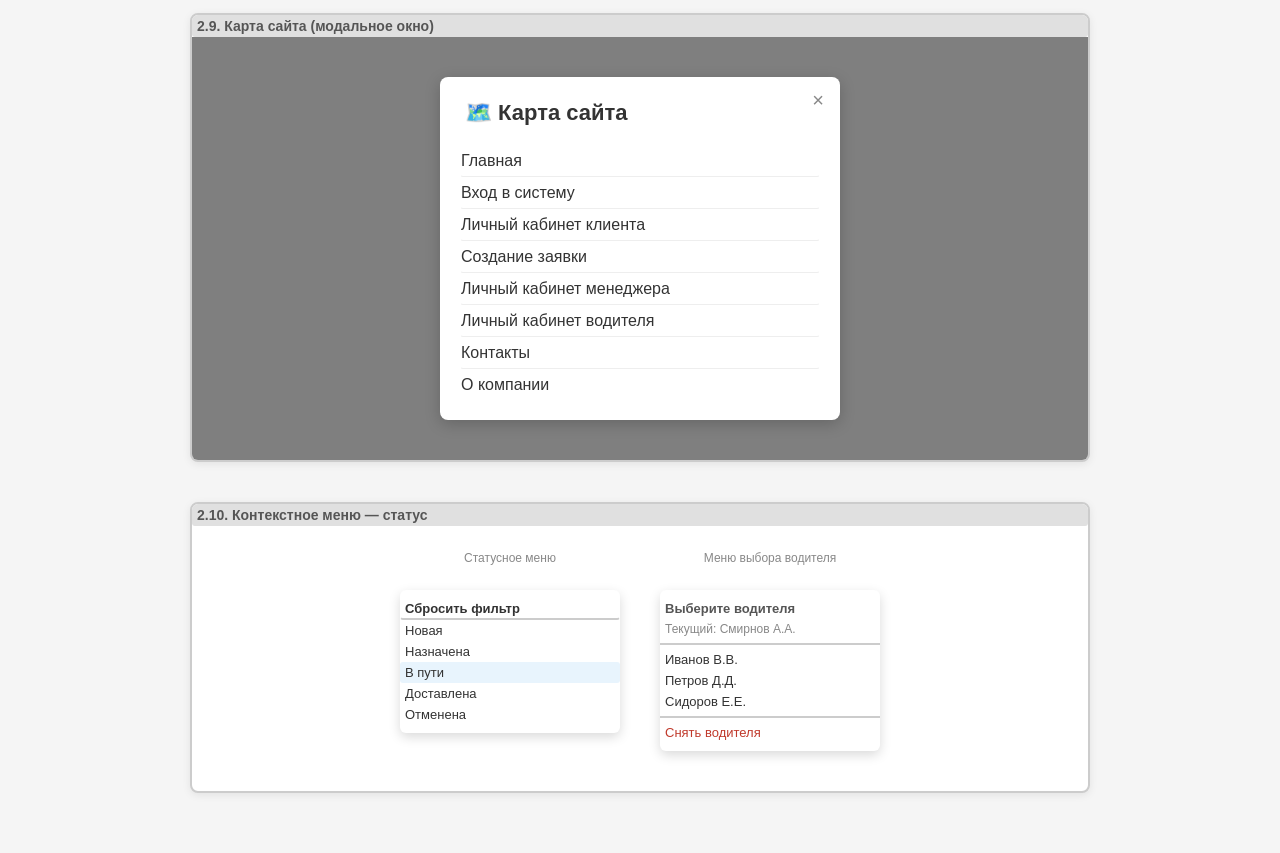
<file: Figma/Kimi-tlk-portal-wireframes.html>
<!DOCTYPE html>
<html lang="ru">
<head>
<meta charset="UTF-8">
<meta name="viewport" content="width=device-width, initial-scale=1.0">
<title>ТЛК Портал — Wireframes</title>
<style>
  * { box-sizing: border-box; }
  body {
    font-family: "Segoe UI", Tahoma, Geneva, Verdana, sans-serif;
    background: #f5f5f5;
    margin: 0;
    padding: 20px;
    color: #333;
  }
  h1.page-title {
    text-align: center;
    margin-bottom: 30px;
  }
  .frame {
    background: #fff;
    border: 2px solid #ccc;
    border-radius: 8px;
    width: 900px;
    max-width: 100%;
    margin: 0 auto 40px;
    overflow: hidden;
    box-shadow: 0 2px 8px rgba(0,0,0,0.08);
  }
  .frame-header {
    background: #e0e0e0;
    padding: 8px 16px;
    font-weight: bold;
    font-size: 14px;
    color: #555;
    border-bottom: 1px solid #ccc;
  }
  .device {
    padding: 20px;
  }
  /* Header */
  .header {
    display: flex;
    align-items: center;
    justify-content: space-between;
    background: #f0f0f0;
    padding: 12px 16px;
    border-bottom: 1px solid #ddd;
    margin: -20px -20px 20px;
  }
  .logo {
    font-weight: bold;
    font-size: 18px;
    color: #2c3e50;
  }
  .user-name {
    font-size: 14px;
    color: #555;
  }
  /* Typography */
  h2 { margin: 0 0 16px; font-size: 22px; }
  h3 { margin: 0 0 12px; font-size: 16px; color: #444; }
  p { margin: 0 0 12px; line-height: 1.5; }
  /* Cards grid */
  .cards-grid {
    display: grid;
    grid-template-columns: repeat(auto-fill, minmax(160px, 1fr));
    gap: 16px;
    margin-top: 16px;
  }
  .card {
    border: 1px solid #ccc;
    border-radius: 8px;
    padding: 16px;
    text-align: center;
    background: #fafafa;
    cursor: pointer;
  }
  .card-icon { font-size: 32px; margin-bottom: 8px; }
  .card-title { font-weight: bold; margin-bottom: 6px; font-size: 14px; }
  .card-desc { font-size: 12px; color: #666; }
  /* Form */
  .form-group { margin-bottom: 14px; }
  label { display: block; font-size: 13px; margin-bottom: 4px; color: #555; }
  input[type="text"], input[type="password"] {
    width: 100%;
    padding: 8px 10px;
    border: 1px solid #bbb;
    border-radius: 4px;
    font-size: 14px;
  }
  .hint { font-size: 12px; color: #777; margin-top: 4px; }
  .btn {
    display: inline-block;
    padding: 10px 20px;
    border: none;
    border-radius: 4px;
    font-size: 14px;
    cursor: pointer;
  }
  .btn-primary { background: #3498db; color: #fff; }
  .btn-success { background: #2ecc71; color: #fff; }
  /* Table */
  table {
    width: 100%;
    border-collapse: collapse;
    font-size: 13px;
    margin-top: 12px;
  }
  th, td {
    border: 1px solid #ddd;
    padding: 8px;
    text-align: left;
  }
  th { background: #f7f7f7; font-weight: 600; }
  .badge {
    display: inline-block;
    padding: 2px 8px;
    border-radius: 12px;
    font-size: 12px;
    background: #e0e0e0;
  }
  .empty-state {
    text-align: center;
    padding: 30px;
    color: #888;
    font-style: italic;
  }
  /* Modal overlay */
  .modal-overlay {
    background: rgba(0,0,0,0.5);
    padding: 40px;
    display: flex;
    justify-content: center;
    align-items: flex-start;
    min-height: 300px;
  }
  .modal-card {
    background: #fff;
    border-radius: 8px;
    padding: 20px;
    width: 400px;
    position: relative;
    box-shadow: 0 4px 16px rgba(0,0,0,0.2);
  }
  .modal-close {
    position: absolute;
    top: 12px;
    right: 16px;
    font-size: 20px;
    cursor: pointer;
    color: #888;
  }
  .tree-list { list-style: none; padding: 0; margin: 0; }
  .tree-list li { padding: 6px 0; border-bottom: 1px solid #eee; cursor: pointer; }
  .tree-list li:last-child { border-bottom: none; }
  /* Context menu */
  .context-menu {
    width: 220px;
    background: #fff;
    border-radius: 6px;
    box-shadow: 0 4px 12px rgba(0,0,0,0.15);
    padding: 8px 0;
    margin: 20px auto;
  }
  .ctx-item {
    padding: 8px 16px;
    font-size: 13px;
    cursor: pointer;
  }
  .ctx-item:hover { background: #f0f0f0; }
  .ctx-sep {
    border-top: 2px solid #ccc;
    margin: 4px 0;
  }
  .ctx-header {
    font-weight: bold;
    padding: 8px 16px;
    font-size: 13px;
    color: #555;
  }
  .ctx-current { color: #888; font-size: 12px; padding: 2px 16px 6px; }
  .ctx-danger { color: #c0392b; }
  /* Inline editable focus */
  [contenteditable="true"] {
    border: 1px dashed transparent;
    padding: 2px 4px;
    border-radius: 3px;
  }
  [contenteditable="true"]:hover { border-color: #bbb; background: #fffef0; }
  [contenteditable="true"]:focus {
    outline: none;
    border-color: #3498db;
    background: #fff;
  }
  .row { display: flex; gap: 16px; }
  .col { flex: 1; }
</style>
</head>
<body>

<h1 class="page-title" contenteditable="true">ТЛК Портал — Wireframes</h1>

<!-- 2.1 Главная страница -->
<div class="frame">
  <div class="frame-header" contenteditable="true">2.1. Главная страница (/)</div>
  <div class="device">
    <div class="header">
      <div class="logo" contenteditable="true">ТЛК Портал</div>
      <div></div>
    </div>
    <h2 contenteditable="true">Добро пожаловать</h2>
    <p contenteditable="true">Выберите раздел для продолжения работы</p>
    <div class="cards-grid">
      <div class="card">
        <div class="card-icon">👤</div>
        <div class="card-title" contenteditable="true">Личный кабинет клиента</div>
        <div class="card-desc" contenteditable="true">Оформляйте заявки</div>
      </div>
      <div class="card">
        <div class="card-icon">📋</div>
        <div class="card-title" contenteditable="true">Панель менеджера</div>
        <div class="card-desc" contenteditable="true">Управляйте всеми заявками</div>
      </div>
      <div class="card">
        <div class="card-icon">🚛</div>
        <div class="card-title" contenteditable="true">Личный кабинет водителя</div>
        <div class="card-desc" contenteditable="true">Отслеживайте рейсы</div>
      </div>
      <div class="card">
        <div class="card-icon">📞</div>
        <div class="card-title" contenteditable="true">Контакты</div>
        <div class="card-desc" contenteditable="true">Свяжитесь с нами</div>
      </div>
      <div class="card">
        <div class="card-icon">ℹ️</div>
        <div class="card-title" contenteditable="true">О компании</div>
        <div class="card-desc" contenteditable="true">Узнайте о нас</div>
      </div>
    </div>
  </div>
</div>

<!-- 2.2 Страница входа -->
<div class="frame">
  <div class="frame-header" contenteditable="true">2.2. Страница входа (/login)</div>
  <div class="device">
    <div class="header">
      <div class="logo" contenteditable="true">ТЛК Портал</div>
    </div>
    <h2 contenteditable="true">Вход в систему</h2>
    <div class="form-group">
      <label contenteditable="true">Роль</label>
      <input type="text" placeholder="client / manager / driver" readonly>
    </div>
    <div class="form-group">
      <label contenteditable="true">Логин</label>
      <input type="text" placeholder="" readonly>
    </div>
    <div class="form-group">
      <label contenteditable="true">Пароль</label>
      <input type="password" value="password" readonly>
    </div>
    <button class="btn btn-primary" contenteditable="true">Войти</button>
    <p class="hint" contenteditable="true">Примеры: client1/123, manager1/123, driver1/123</p>
  </div>
</div>

<!-- 2.3 ЛКК -->
<div class="frame">
  <div class="frame-header" contenteditable="true">2.3. Личный кабинет клиента (/lkk)</div>
  <div class="device">
    <div class="header">
      <div class="logo" contenteditable="true">ТЛК Портал</div>
      <div class="user-name" contenteditable="true">Иванов И.И.</div>
    </div>
    <div style="display:flex; justify-content:space-between; align-items:center; margin-bottom:12px;">
      <h2 contenteditable="true">Мои заявки</h2>
      <button class="btn btn-success" contenteditable="true">+ Создать заявку</button>
    </div>
    <table>
      <thead>
        <tr>
          <th contenteditable="true">№</th>
          <th contenteditable="true">Дата</th>
          <th contenteditable="true">Вес (кг)</th>
          <th contenteditable="true">Статус</th>
          <th contenteditable="true">Дата статуса</th>
          <th contenteditable="true">Адрес отправления</th>
          <th contenteditable="true">Адрес доставки</th>
          <th contenteditable="true">Менеджер</th>
        </tr>
      </thead>
      <tbody>
        <tr>
          <td contenteditable="true">1001</td>
          <td contenteditable="true">15.08.2026 14:30</td>
          <td contenteditable="true">1250</td>
          <td><span class="badge" contenteditable="true">Доставлена</span></td>
          <td contenteditable="true">17.08.2026 09:15</td>
          <td contenteditable="true">Москва, ул. Ленина, 5</td>
          <td contenteditable="true">СПб, пр. Невский, 10</td>
          <td contenteditable="true">Петров П.П.</td>
        </tr>
        <tr>
          <td contenteditable="true">1002</td>
          <td contenteditable="true">16.08.2026 10:00</td>
          <td contenteditable="true">800</td>
          <td><span class="badge" contenteditable="true">В пути</span></td>
          <td contenteditable="true">16.08.2026 12:00</td>
          <td contenteditable="true">Казань, ул. Баумана, 3</td>
          <td contenteditable="true">Нижний Новгород, ул. Б. Покровская, 12</td>
          <td contenteditable="true">Сидоров С.С.</td>
        </tr>
      </tbody>
    </table>
    <!-- <div class="empty-state" contenteditable="true">Нет заявок</div> -->
  </div>
</div>

<!-- 2.4 ЛКМ -->
<div class="frame">
  <div class="frame-header" contenteditable="true">2.4. Панель менеджера (/lkm)</div>
  <div class="device">
    <div class="header">
      <div class="logo" contenteditable="true">ТЛК Портал</div>
      <div class="user-name" contenteditable="true">Петров П.П.</div>
    </div>
    <h2 contenteditable="true">Все заявки</h2>
    <table>
      <thead>
        <tr>
          <th contenteditable="true">№</th>
          <th contenteditable="true">Дата</th>
          <th contenteditable="true">Клиент</th>
          <th contenteditable="true">Водитель</th>
          <th contenteditable="true">Статус</th>
          <th contenteditable="true">Дата статуса</th>
          <th contenteditable="true">Адрес отправления</th>
          <th contenteditable="true">Адрес доставки</th>
        </tr>
      </thead>
      <tbody>
        <tr>
          <td contenteditable="true">1001</td>
          <td contenteditable="true">15.08.2026 14:30</td>
          <td contenteditable="true">Иванов И.И.</td>
          <td contenteditable="true">Смирнов А.А.</td>
          <td><span class="badge" contenteditable="true">В пути</span></td>
          <td contenteditable="true">16.08.2026 12:00</td>
          <td contenteditable="true">Москва, ул. Ленина, 5</td>
          <td contenteditable="true">СПб, пр. Невский, 10</td>
        </tr>
      </tbody>
    </table>
  </div>
</div>

<!-- 2.5 ЛКВ -->
<div class="frame">
  <div class="frame-header" contenteditable="true">2.5. Личный кабинет водителя (/lkv)</div>
  <div class="device">
    <div class="header">
      <div class="logo" contenteditable="true">ТЛК Портал</div>
      <div class="user-name" contenteditable="true">Смирнов А.А.</div>
    </div>
    <h2 contenteditable="true">Мои рейсы</h2>
    <table>
      <thead>
        <tr>
          <th contenteditable="true">№</th>
          <th contenteditable="true">Дата</th>
          <th contenteditable="true">Клиент</th>
          <th contenteditable="true">Менеджер</th>
          <th contenteditable="true">Статус</th>
          <th contenteditable="true">Дата статуса</th>
          <th contenteditable="true">Адрес отправления</th>
          <th contenteditable="true">Адрес доставки</th>
        </tr>
      </thead>
      <tbody>
        <tr>
          <td contenteditable="true">1001</td>
          <td contenteditable="true">15.08.2026 14:30</td>
          <td contenteditable="true">Иванов И.И.</td>
          <td contenteditable="true">Петров П.П.</td>
          <td><span class="badge" contenteditable="true">Назначена</span></td>
          <td contenteditable="true">15.08.2026 16:00</td>
          <td contenteditable="true">Москва, ул. Ленина, 5</td>
          <td contenteditable="true">СПб, пр. Невский, 10</td>
        </tr>
        <tr>
          <td contenteditable="true">1003</td>
          <td contenteditable="true">14.08.2026 09:00</td>
          <td contenteditable="true">Козлов К.К.</td>
          <td contenteditable="true">Сидоров С.С.</td>
          <td><span class="badge" contenteditable="true">В пути</span></td>
          <td contenteditable="true">14.08.2026 11:30</td>
          <td contenteditable="true">Екатеринбург, ул. Малышева, 20</td>
          <td contenteditable="true">Тюмень, ул. Республики, 45</td>
        </tr>
      </tbody>
    </table>
  </div>
</div>

<!-- 2.6 Создание заявки -->
<div class="frame">
  <div class="frame-header" contenteditable="true">2.6. Создание заявки (/create-order)</div>
  <div class="device">
    <div class="header">
      <div class="logo" contenteditable="true">ТЛК Портал</div>
      <div class="user-name" contenteditable="true">Иванов И.И.</div>
    </div>
    <h2 contenteditable="true">Новая заявка</h2>
    <div class="row">
      <div class="col">
        <h3 contenteditable="true">📍 Адрес отправления</h3>
        <div class="form-group">
          <label contenteditable="true">Город</label>
          <input type="text" readonly>
        </div>
        <div class="form-group">
          <label contenteditable="true">Улица</label>
          <input type="text" readonly>
        </div>
        <div class="form-group">
          <label contenteditable="true">Дом</label>
          <input type="text" readonly>
        </div>
      </div>
      <div class="col">
        <h3 contenteditable="true">📍 Адрес доставки</h3>
        <div class="form-group">
          <label contenteditable="true">Город</label>
          <input type="text" readonly>
        </div>
        <div class="form-group">
          <label contenteditable="true">Улица</label>
          <input type="text" readonly>
        </div>
        <div class="form-group">
          <label contenteditable="true">Дом</label>
          <input type="text" readonly>
        </div>
      </div>
    </div>
    <div class="form-group" style="max-width:200px;">
      <label contenteditable="true">Вес (кг)</label>
      <input type="text" readonly>
    </div>
    <button class="btn btn-primary" contenteditable="true">Создать заявку</button>
  </div>
</div>

<!-- 2.7 Контакты -->
<div class="frame">
  <div class="frame-header" contenteditable="true">2.7. Контакты (/contacts)</div>
  <div class="device">
    <div class="header">
      <div class="logo" contenteditable="true">ТЛК Портал</div>
    </div>
    <h2 contenteditable="true">Контакты</h2>
    <p contenteditable="true">📞 Телефон: +7 (495) 123-45-67</p>
    <p contenteditable="true">✉️ Email: info@tlk.ru</p>
    <p contenteditable="true">📍 Адрес: г. Москва, ул. Тверская, 10</p>
  </div>
</div>

<!-- 2.8 О компании -->
<div class="frame">
  <div class="frame-header" contenteditable="true">2.8. О компании (/about)</div>
  <div class="device">
    <div class="header">
      <div class="logo" contenteditable="true">ТЛК Портал</div>
    </div>
    <h2 contenteditable="true">О компании</h2>
    <p contenteditable="true">
      Транспортно-логистическая компания «ТЛК Портал» — надёжный партнёр в сфере грузоперевозок по России.
    </p>
    <p contenteditable="true">
      Штатная структура: 18 менеджеров, 10 диспетчеров, 210 водителей.
    </p>
  </div>
</div>

<!-- 2.9 Карта сайта -->
<div class="frame">
  <div class="frame-header" contenteditable="true">2.9. Карта сайта (модальное окно)</div>
  <div class="device modal-overlay">
    <div class="modal-card">
      <div class="modal-close">×</div>
      <h2 contenteditable="true">🗺️ Карта сайта</h2>
      <ul class="tree-list">
        <li contenteditable="true">Главная</li>
        <li contenteditable="true">Вход в систему</li>
        <li contenteditable="true">Личный кабинет клиента</li>
        <li contenteditable="true">Создание заявки</li>
        <li contenteditable="true">Личный кабинет менеджера</li>
        <li contenteditable="true">Личный кабинет водителя</li>
        <li contenteditable="true">Контакты</li>
        <li contenteditable="true">О компании</li>
      </ul>
    </div>
  </div>
</div>

<!-- 2.10 Контекстное меню — статус -->
<div class="frame">
  <div class="frame-header" contenteditable="true">2.10. Контекстное меню — статус</div>
  <div class="device" style="display:flex; gap:40px; justify-content:center;">
    <div>
      <p style="text-align:center; font-size:12px; color:#888; margin-bottom:8px;" contenteditable="true">Статусное меню</p>
      <div class="context-menu">
        <div class="ctx-item" style="font-weight:bold; border-bottom:2px solid #ccc;" contenteditable="true">Сбросить фильтр</div>
        <div class="ctx-item" contenteditable="true">Новая</div>
        <div class="ctx-item" contenteditable="true">Назначена</div>
        <div class="ctx-item" style="background:#e8f4fd;" contenteditable="true">В пути</div>
        <div class="ctx-item" contenteditable="true">Доставлена</div>
        <div class="ctx-item" contenteditable="true">Отменена</div>
      </div>
    </div>
    <div>
      <p style="text-align:center; font-size:12px; color:#888; margin-bottom:8px;" contenteditable="true">Меню выбора водителя</p>
      <div class="context-menu">
        <div class="ctx-header" contenteditable="true">Выберите водителя</div>
        <div class="ctx-current" contenteditable="true">Текущий: Смирнов А.А.</div>
        <div class="ctx-sep"></div>
        <div class="ctx-item" contenteditable="true">Иванов В.В.</div>
        <div class="ctx-item" contenteditable="true">Петров Д.Д.</div>
        <div class="ctx-item" contenteditable="true">Сидоров Е.Е.</div>
        <div class="ctx-sep"></div>
        <div class="ctx-item ctx-danger" contenteditable="true">Снять водителя</div>
      </div>
    </div>
  </div>
</div>

</body>
</html>
</file>
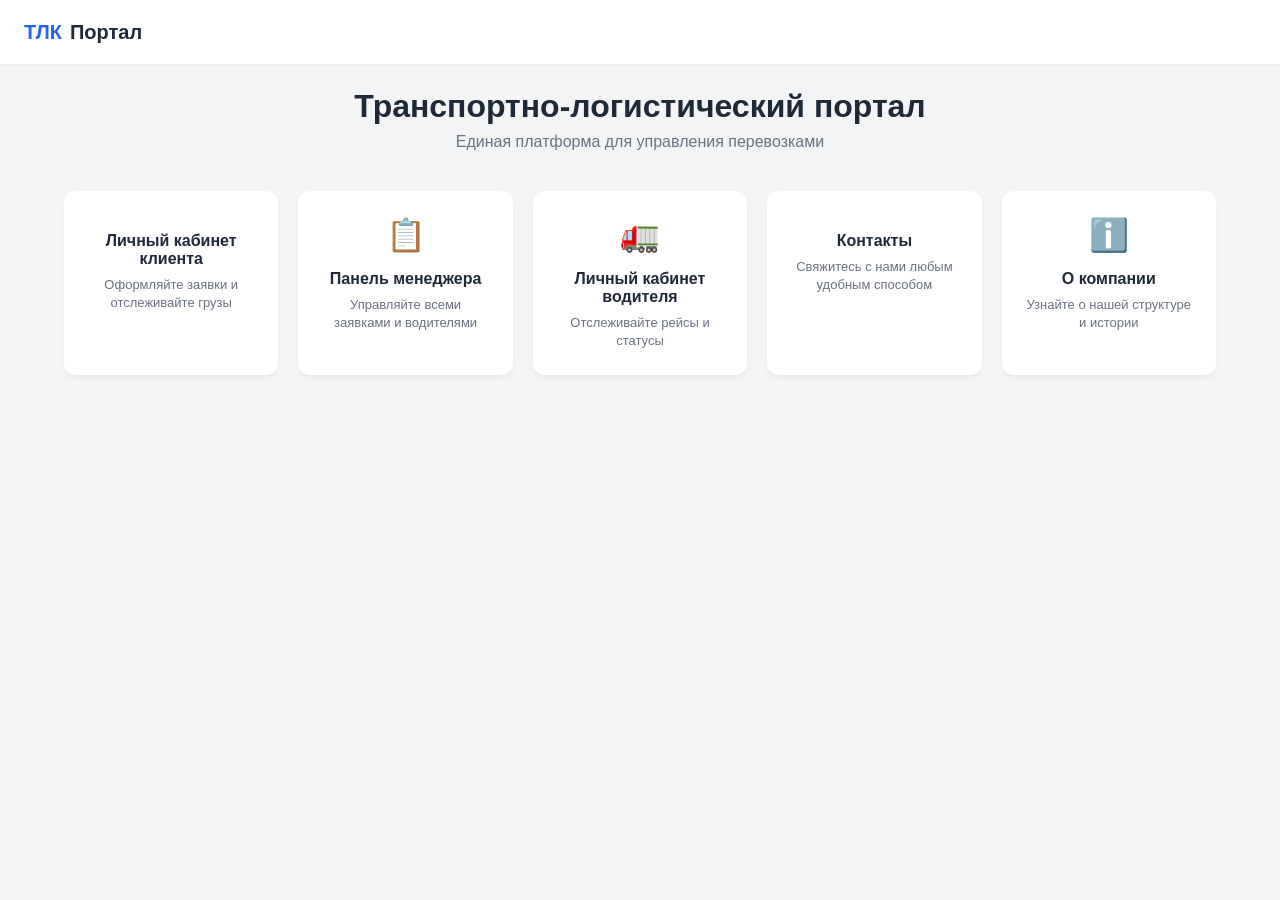
<file: Figma/QW-tkl-portal-wireframes.html>
<!DOCTYPE html>
<html lang="ru">
<head>
    <meta charset="UTF-8">
    <meta name="viewport" content="width=device-width, initial-scale=1.0">
    <title>ТЛК Портал - Прототип</title>
    <style>
        :root {
            --primary: #2563eb;
            --primary-hover: #1d4ed8;
            --bg-body: #f3f4f6;
            --bg-card: #ffffff;
            --text-main: #1f2937;
            --text-secondary: #6b7280;
            --border: #e5e7eb;
            
            /* Status Colors */
            --status-new-bg: #e5e7eb; --status-new-text: #374151;
            --status-assigned-bg: #dbeafe; --status-assigned-text: #1e40af;
            --status-transit-bg: #fef3c7; --status-transit-text: #92400e;
            --status-delivered-bg: #d1fae5; --status-delivered-text: #065f46;
            --status-cancelled-bg: #fee2e2; --status-cancelled-text: #991b1b;
        }

        * { box-sizing: border-box; margin: 0; padding: 0; font-family: 'Inter', -apple-system, BlinkMacSystemFont, "Segoe UI", Roboto, Helvetica, Arial, sans-serif; }
        
        body { background-color: var(--bg-body); color: var(--text-main); min-height: 100vh; display: flex; flex-direction: column; }

        /* --- Header --- */
        header {
            background: var(--bg-card);
            height: 64px;
            display: flex;
            align-items: center;
            justify-content: space-between;
            padding: 0 24px;
            box-shadow: 0 1px 2px rgba(0,0,0,0.05);
            position: sticky; top: 0; z-index: 50;
        }
        .logo { font-weight: 800; font-size: 20px; color: var(--primary); cursor: pointer; display: flex; align-items: center; gap: 8px; text-decoration: none;}
        .logo span { color: var(--text-main); }
        .user-name { font-weight: 500; font-size: 14px; }

        /* --- Layout & Containers --- */
        .container { max-width: 1200px; margin: 0 auto; padding: 24px; width: 100%; }
        .page { display: none; animation: fadeIn 0.3s ease; }
        .page.active { display: block; }
        
        @keyframes fadeIn { from { opacity: 0; transform: translateY(5px); } to { opacity: 1; transform: translateY(0); } }

        h1 { font-size: 24px; margin-bottom: 24px; font-weight: 700; }
        h2 { font-size: 20px; margin-bottom: 16px; font-weight: 600; }

        /* --- Buttons & Inputs --- */
        .btn {
            display: inline-flex; align-items: center; justify-content: center;
            padding: 10px 20px; border-radius: 8px; font-weight: 500; cursor: pointer;
            transition: all 0.2s; border: none; font-size: 14px; text-decoration: none;
        }
        .btn-primary { background: var(--primary); color: white; }
        .btn-primary:hover { background: var(--primary-hover); }
        .btn-outline { background: transparent; border: 1px solid var(--border); color: var(--text-main); }
        
        input {
            width: 100%; padding: 10px 12px; border: 1px solid var(--border); border-radius: 6px;
            font-size: 14px; outline: none; transition: border-color 0.2s;
        }
        input:focus { border-color: var(--primary); }

        /* --- Cards Grid (Home) --- */
        .hero { text-align: center; margin-bottom: 40px; }
        .hero h1 { font-size: 32px; margin-bottom: 8px; }
        .hero p { color: var(--text-secondary); font-size: 16px; }
        
        .grid-cards { display: grid; grid-template-columns: repeat(auto-fit, minmax(200px, 1fr)); gap: 20px; }
        .card {
            background: var(--bg-card); padding: 24px; border-radius: 12px;
            box-shadow: 0 4px 6px -1px rgba(0,0,0,0.05); text-align: center;
            cursor: pointer; transition: transform 0.2s, box-shadow 0.2s; border: 1px solid transparent;
        }
        .card:hover { transform: translateY(-2px); box-shadow: 0 10px 15px -3px rgba(0,0,0,0.1); border-color: var(--primary); }
        .card-icon { font-size: 32px; margin-bottom: 16px; display: block; }
        .card-title { font-weight: 600; margin-bottom: 8px; font-size: 16px; }
        .card-desc { font-size: 13px; color: var(--text-secondary); line-height: 1.4; }

        /* --- Login Form --- */
        .login-wrapper { max-width: 400px; margin: 60px auto; background: var(--bg-card); padding: 32px; border-radius: 12px; box-shadow: 0 10px 25px rgba(0,0,0,0.05); }
        .form-group { margin-bottom: 16px; }
        .form-label { display: block; margin-bottom: 6px; font-size: 13px; font-weight: 500; color: var(--text-secondary); }
        .hint { font-size: 12px; color: var(--text-secondary); margin-top: 16px; text-align: center; background: #f9fafb; padding: 8px; border-radius: 6px; }

        /* --- Tables --- */
        .table-container { background: var(--bg-card); border-radius: 12px; box-shadow: 0 1px 3px rgba(0,0,0,0.1); overflow: hidden; }
        table { width: 100%; border-collapse: collapse; text-align: left; }
        th { background: #f9fafb; padding: 12px 16px; font-size: 12px; font-weight: 600; color: var(--text-secondary); text-transform: uppercase; letter-spacing: 0.05em; border-bottom: 1px solid var(--border); cursor: pointer; user-select: none;}
        td { padding: 16px; border-bottom: 1px solid var(--border); font-size: 14px; vertical-align: middle; }
        tr:last-child td { border-bottom: none; }
        tr:hover td { background: #f9fafb; }
        
        .badge {
            display: inline-block; padding: 4px 10px; border-radius: 99px; font-size: 12px; font-weight: 600;
            cursor: pointer; user-select: none;
        }
        .badge.new { background: var(--status-new-bg); color: var(--status-new-text); }
        .badge.assigned { background: var(--status-assigned-bg); color: var(--status-assigned-text); }
        .badge.transit { background: var(--status-transit-bg); color: var(--status-transit-text); }
        .badge.delivered { background: var(--status-delivered-bg); color: var(--status-delivered-text); }
        .badge.cancelled { background: var(--status-cancelled-bg); color: var(--status-cancelled-text); }

        .link-text { color: var(--primary); cursor: pointer; text-decoration: underline; text-decoration-style: dotted; }
        .empty-state { padding: 40px; text-align: center; color: var(--text-secondary); }

        /* --- Create Order Form --- */
        .address-grid { display: grid; grid-template-columns: 1fr 1fr; gap: 24px; margin-bottom: 24px; }
        .address-block { background: var(--bg-card); padding: 20px; border-radius: 8px; border: 1px solid var(--border); }
        .address-title { font-weight: 600; margin-bottom: 12px; display: flex; align-items: center; gap: 8px; }

        /* --- Context Menu --- */
        .context-menu {
            position: absolute; background: white; border-radius: 8px; box-shadow: 0 10px 25px rgba(0,0,0,0.15);
            border: 1px solid var(--border); min-width: 180px; z-index: 100; display: none; padding: 4px;
        }
        .ctx-item {
            padding: 8px 12px; font-size: 13px; cursor: pointer; border-radius: 4px; display: flex; align-items: center; gap: 8px;
        }
        .ctx-item:hover { background: #f3f4f6; }
        .ctx-divider { height: 1px; background: var(--border); margin: 4px 0; }
        .ctx-header { font-weight: 600; padding: 8px 12px; font-size: 12px; color: var(--text-secondary); border-bottom: 1px solid var(--border); margin-bottom: 4px; }
        .ctx-active { background: #eff6ff; color: var(--primary); font-weight: 500; }
        .ctx-danger { color: #dc2626; }

        /* --- Modal (Sitemap) --- */
        .modal-overlay {
            position: fixed; top: 0; left: 0; right: 0; bottom: 0; background: rgba(0,0,0,0.5);
            display: none; align-items: center; justify-content: center; z-index: 200; backdrop-filter: blur(2px);
        }
        .modal { background: white; width: 400px; border-radius: 12px; padding: 24px; position: relative; }
        .modal-close { position: absolute; top: 16px; right: 16px; cursor: pointer; color: var(--text-secondary); font-size: 20px; }
        .sitemap-list { list-style: none; margin-top: 16px; }
        .sitemap-list li { padding: 8px 0; border-bottom: 1px solid #f3f4f6; cursor: pointer; display: flex; align-items: center; gap: 10px; font-size: 14px;}
        .sitemap-list li:hover { color: var(--primary); }
        .sitemap-sub { padding-left: 24px; font-size: 13px; color: var(--text-secondary); }

        /* --- Info Pages --- */
        .info-card { background: white; padding: 40px; border-radius: 12px; max-width: 800px; margin: 0 auto; }
        .contact-row { display: flex; align-items: center; gap: 16px; margin-bottom: 24px; font-size: 16px; }
        .contact-icon { width: 40px; height: 40px; background: #eff6ff; color: var(--primary); border-radius: 50%; display: flex; align-items: center; justify-content: center; font-size: 20px; }
        
        .stats-grid { display: grid; grid-template-columns: repeat(3, 1fr); gap: 20px; margin-top: 32px; }
        .stat-box { text-align: center; padding: 20px; background: #f9fafb; border-radius: 8px; }
        .stat-num { font-size: 32px; font-weight: 800; color: var(--primary); display: block; }
        .stat-label { font-size: 14px; color: var(--text-secondary); margin-top: 4px; }

    </style>
</head>
<body>

    <!-- Header -->
    <header>
        <div class="logo" onclick="handleLogoClick()">
            ТЛК <span>Портал</span>
        </div>
        <div id="header-user" class="user-name" style="display:none;"></div>
    </header>

    <!-- 2.1 Главная страница -->
    <div id="page-home" class="page active container">
        <div class="hero">
            <h1>Транспортно-логистический портал</h1>
            <p>Единая платформа для управления перевозками</p>
        </div>
        <div class="grid-cards">
            <div class="card" onclick="navTo('login', 'client')">
                <span class="card-icon"></span>
                <div class="card-title">Личный кабинет клиента</div>
                <div class="card-desc">Оформляйте заявки и отслеживайте грузы</div>
            </div>
            <div class="card" onclick="navTo('login', 'manager')">
                <span class="card-icon">📋</span>
                <div class="card-title">Панель менеджера</div>
                <div class="card-desc">Управляйте всеми заявками и водителями</div>
            </div>
            <div class="card" onclick="navTo('login', 'driver')">
                <span class="card-icon">🚛</span>
                <div class="card-title">Личный кабинет водителя</div>
                <div class="card-desc">Отслеживайте рейсы и статусы</div>
            </div>
            <div class="card" onclick="navTo('contacts')">
                <span class="card-icon"></span>
                <div class="card-title">Контакты</div>
                <div class="card-desc">Свяжитесь с нами любым удобным способом</div>
            </div>
            <div class="card" onclick="navTo('about')">
                <span class="card-icon">ℹ️</span>
                <div class="card-title">О компании</div>
                <div class="card-desc">Узнайте о нашей структуре и истории</div>
            </div>
        </div>
    </div>

    <!-- 2.2 Страница входа -->
    <div id="page-login" class="page container">
        <div class="login-wrapper">
            <h2 style="text-align:center; margin-bottom:24px;">Вход в систему</h2>
            <div class="form-group">
                <label class="form-label">Роль</label>
                <input type="text" id="login-role" placeholder="client / manager / driver">
            </div>
            <div class="form-group">
                <label class="form-label">Логин</label>
                <input type="text" id="login-user" placeholder="Например: client1">
            </div>
            <div class="form-group">
                <label class="form-label">Пароль</label>
                <input type="password" value="123">
            </div>
            <button class="btn btn-primary" style="width:100%" onclick="performLogin()">Войти</button>
            <div class="hint">Примеры: client1/123, manager1/123, driver1/123</div>
        </div>
    </div>

    <!-- 2.3 Личный кабинет клиента -->
    <div id="page-lkk" class="page container">
        <div style="display:flex; justify-content:space-between; align-items:center; margin-bottom:24px;">
            <h1>Мои заявки</h1>
            <button class="btn btn-primary" onclick="navTo('create-order')">+ Создать заявку</button>
        </div>
        <div class="table-container">
            <table>
                <thead>
                    <tr>
                        <th>№</th>
                        <th>Дата</th>
                        <th>Вес (кг)</th>
                        <th onclick="resetFilter('lkk')">Статус ↕</th>
                        <th>Дата статуса</th>
                        <th>Адрес отправления</th>
                        <th>Адрес доставки</th>
                        <th>Менеджер</th>
                    </tr>
                </thead>
                <tbody id="table-lkk">
                    <!-- JS Render -->
                </tbody>
            </table>
            <div id="empty-lkk" class="empty-state" style="display:none">Нет заявок</div>
        </div>
    </div>

    <!-- 2.4 Панель менеджера -->
    <div id="page-lkm" class="page container">
        <h1>Все заявки</h1>
        <div class="table-container">
            <table>
                <thead>
                    <tr>
                        <th>№</th>
                        <th>Дата</th>
                        <th>Клиент</th>
                        <th onclick="resetFilter('lkm')">Водитель </th>
                        <th onclick="resetFilter('lkm')">Статус ↕</th>
                        <th>Дата статуса</th>
                        <th>Адрес отправления</th>
                        <th>Адрес доставки</th>
                    </tr>
                </thead>
                <tbody id="table-lkm">
                    <!-- JS Render -->
                </tbody>
            </table>
        </div>
    </div>

    <!-- 2.5 Личный кабинет водителя -->
    <div id="page-lkv" class="page container">
        <h1>Мои рейсы</h1>
        <div class="table-container">
            <table>
                <thead>
                    <tr>
                        <th>№</th>
                        <th>Дата</th>
                        <th>Клиент</th>
                        <th>Менеджер</th>
                        <th onclick="resetFilter('lkv')">Статус ↕</th>
                        <th>Дата статуса</th>
                        <th>Адрес отправления</th>
                        <th>Адрес доставки</th>
                    </tr>
                </thead>
                <tbody id="table-lkv">
                    <!-- JS Render -->
                </tbody>
            </table>
        </div>
    </div>

    <!-- 2.6 Создание заявки -->
    <div id="page-create-order" class="page container">
        <h1>Новая заявка</h1>
        <div class="address-grid">
            <div class="address-block">
                <div class="address-title">📍 Адрес отправления</div>
                <div class="form-group"><input type="text" placeholder="Город"></div>
                <div class="form-group"><input type="text" placeholder="Улица"></div>
                <div class="form-group"><input type="text" placeholder="Дом"></div>
            </div>
            <div class="address-block">
                <div class="address-title">📍 Адрес доставки</div>
                <div class="form-group"><input type="text" placeholder="Город"></div>
                <div class="form-group"><input type="text" placeholder="Улица"></div>
                <div class="form-group"><input type="text" placeholder="Дом"></div>
            </div>
        </div>
        <div class="form-group" style="max-width: 200px;">
            <label class="form-label">Вес (кг)</label>
            <input type="number" placeholder="0">
        </div>
        <button class="btn btn-primary" onclick="submitOrder()">Создать заявку</button>
    </div>

    <!-- 2.7 Контакты -->
    <div id="page-contacts" class="page container">
        <div class="info-card">
            <h1>Контакты</h1>
            <div class="contact-row">
                <div class="contact-icon">📞</div>
                <div><strong>Телефон:</strong><br>+7 (495) 123-45-67</div>
            </div>
            <div class="contact-row">
                <div class="contact-icon">✉️</div>
                <div><strong>Email:</strong><br>info@tlk.ru</div>
            </div>
            <div class="contact-row">
                <div class="contact-icon">📍</div>
                <div><strong>Адрес:</strong><br>г. Москва, ул. Тверская, 10</div>
            </div>
        </div>
    </div>

    <!-- 2.8 О компании -->
    <div id="page-about" class="page container">
        <div class="info-card">
            <h1>О компании</h1>
            <p style="line-height:1.6; color:var(--text-secondary); margin-bottom:24px;">
                ТЛК Портал — ведущая логистическая платформа, обеспечивающая прозрачность процессов перевозки грузов. Мы соединяем клиентов, менеджеров и водителей в единой цифровой экосистеме для максимально эффективной доставки.
            </p>
            <h2>Организационная структура</h2>
            <div class="stats-grid">
                <div class="stat-box">
                    <span class="stat-num">18</span>
                    <span class="stat-label">менеджеров</span>
                </div>
                <div class="stat-box">
                    <span class="stat-num">10</span>
                    <span class="stat-label">диспетчеров</span>
                </div>
                <div class="stat-box">
                    <span class="stat-num">210</span>
                    <span class="stat-label">водителей</span>
                </div>
            </div>
        </div>
    </div>

    <!-- 2.9 Карта сайта (Modal) -->
    <div id="modal-sitemap" class="modal-overlay" onclick="closeModal(event)">
        <div class="modal">
            <div class="modal-close" onclick="toggleSitemap(false)">×</div>
            <h2>🗺️ Карта сайта</h2>
            <ul class="sitemap-list">
                <li onclick="navTo('home')"> Главная</li>
                <li onclick="navTo('login')">🔑 Вход в систему</li>
                <li onclick="navTo('lkk')">👤 Личный кабинет клиента</li>
                <li class="sitemap-sub" onclick="navTo('create-order')">• Создание заявки</li>
                <li onclick="navTo('lkm')">📋 Личный кабинет менеджера</li>
                <li onclick="navTo('lkv')"> Личный кабинет водителя</li>
                <li onclick="navTo('contacts')">📞 Контакты</li>
                <li onclick="navTo('about')">ℹ️ О компании</li>
            </ul>
        </div>
    </div>

    <!-- 2.10 Контекстное меню -->
    <div id="context-menu" class="context-menu"></div>

    <script>
        // --- State Management ---
        let currentUser = null; // { role: 'client'|'manager'|'driver', name: '...' }
        let currentFilter = { page: null, column: null, value: null };

        // Mock Data
        const orders = [
            { id: 1, date: '15.08.2026 10:30', weight: 500, status: 'delivered', statusDate: '16.08.2026 14:20', from: 'Москва', to: 'Санкт-Петербург', client: 'Иванов И.И.', manager: 'Петров П.П.', driver: 'Смирнов А.В.' },
            { id: 2, date: '16.08.2026 09:15', weight: 250, status: 'transit', statusDate: '17.08.2026 08:00', from: 'Казань', to: 'Екатеринбург', client: 'Иванов И.И.', manager: 'Сидоров С.С.', driver: 'Кузнецов И.И.' },
            { id: 3, date: '17.08.2026 11:00', weight: 1000, status: 'assigned', statusDate: '17.08.2026 11:30', from: 'Новосибирск', to: 'Москва', client: 'Иванов И.И.', manager: 'Петров П.П.', driver: null },
            { id: 4, date: '12.04.2024', weight: 120, status: 'new', statusDate: '12.04.2024', from: 'Москва', to: 'Тула', client: 'ООО "ГрузЭкспресс"', manager: 'Иванов А.С.', driver: null },
            { id: 5, date: '13.03.2024', weight: 800, status: 'transit', statusDate: '13.04.2024 09:22', from: 'Самара', to: 'Уфа', client: 'ООО "РегионТранс"', manager: 'Петров П.П.', driver: 'Попов В.В.' }
        ];

        const drivers = ['Смирнов А.В.', 'Кузнецов И.И.', 'Попов В.В.', 'Соколов Д.Д.'];
        const statuses = [
            { key: 'new', label: 'Новая', class: 'new' },
            { key: 'assigned', label: 'Назначена', class: 'assigned' },
            { key: 'transit', label: 'В пути', class: 'transit' },
            { key: 'delivered', label: 'Доставлена', class: 'delivered' },
            { key: 'cancelled', label: 'Отменена', class: 'cancelled' }
        ];

        // --- Navigation ---
        function navTo(pageId, prefillRole = null) {
            document.querySelectorAll('.page').forEach(p => p.classList.remove('active'));
            document.getElementById('page-' + pageId).classList.add('active');
            
            // Handle Header Logic
            const headerUser = document.getElementById('header-user');
            if (['home', 'login', 'contacts', 'about'].includes(pageId)) {
                headerUser.style.display = 'none';
                currentUser = null;
            } else {
                headerUser.style.display = 'block';
                if(prefillRole && !currentUser) {
                     // Simulating login for demo purposes when clicking cards
                     const names = { client: 'Иванов И.И.', manager: 'Петров П.П.', driver: 'Смирнов А.В.' };
                     currentUser = { role: prefillRole, name: names[prefillRole] };
                     document.getElementById('login-role').value = prefillRole;
                }
                headerUser.textContent = currentUser ? currentUser.name : 'Гость';
            }

            // Refresh tables if needed
            if (pageId === 'lkk') renderTable('lkk');
            if (pageId === 'lkm') renderTable('lkm');
            if (pageId === 'lkv') renderTable('lkv');
            
            window.scrollTo(0,0);
        }

        function handleLogoClick() {
            const homePage = document.getElementById('page-home');
            if (homePage.classList.contains('active')) {
                toggleSitemap(true);
            } else {
                navTo('home');
            }
        }

        function toggleSitemap(show) {
            document.getElementById('modal-sitemap').style.display = show ? 'flex' : 'none';
        }
        
        function closeModal(e) {
            if (e.target.id === 'modal-sitemap') toggleSitemap(false);
        }

        // --- Auth Simulation ---
        function performLogin() {
            const role = document.getElementById('login-role').value.toLowerCase();
            const user = document.getElementById('login-user').value;
            
            if (!role || !user) { alert('Заполните поля'); return; }
            
            const names = { client: 'Иванов И.И.', manager: 'Петров П.П.', driver: 'Смирнов А.В.' };
            currentUser = { role: role, name: names[role] || user };
            
            if (role === 'client') navTo('lkk');
            else if (role === 'manager') navTo('lkm');
            else if (role === 'driver') navTo('lkv');
            else alert('Неизвестная роль. Используйте: client, manager, driver');
        }

        // --- Table Rendering ---
        function getStatusBadge(statusKey) {
            const s = statuses.find(x => x.key === statusKey) || statuses[0];
            return `<span class="badge ${s.class}" oncontextmenu="showCtxStatus(event, '${statusKey}')">${s.label}</span>`;
        }

        function renderTable(view) {
            const tbody = document.getElementById('table-' + view);
            tbody.innerHTML = '';
            
            let data = orders;
            // Filter by Role
            if (view === 'lkk') data = orders.filter(o => o.client === currentUser.name);
            if (view === 'lkv') data = orders.filter(o => o.driver === currentUser.name && ['assigned','transit','delivered'].includes(o.status));
            
            // Filter by Context Click
            if (currentFilter.page === view && currentFilter.value) {
                data = data.filter(o => o[currentFilter.column] === currentFilter.value);
            }

            if (data.length === 0) {
                tbody.innerHTML = `<tr><td colspan="8" class="empty-state">Нет данных для отображения</td></tr>`;
                return;
            }

            data.forEach(o => {
                let row = '<tr>';
                if (view === 'lkk') {
                    const clickAction = o.status === 'delivered' ? `onclick="alert('Подтвердите получение груза №${o.id}')"` : '';
                    row += `
                        <td ${clickAction} style="${o.status==='delivered'?'cursor:pointer;font-weight:bold':''}">${o.id}</td>
                        <td>${o.date}</td>
                        <td>${o.weight}</td>
                        <td>${getStatusBadge(o.status)}</td>
                        <td>${o.statusDate}</td>
                        <td>${o.from}</td>
                        <td>${o.to}</td>
                        <td><span class="link-text" onclick="alert('Тел: +79001234567')">${o.manager}</span></td>
                    `;
                } else if (view === 'lkm') {
                    row += `
                        <td>${o.id}</td>
                        <td>${o.date}</td>
                        <td>${o.client}</td>
                        <td><span class="link-text" oncontextmenu="showCtxDriver(event, '${o.id}', '${o.driver||''}')">${o.driver || 'Не назначен'}</span></td>
                        <td>${getStatusBadge(o.status)}</td>
                        <td>${o.statusDate}</td>
                        <td>${o.from}</td>
                        <td>${o.to}</td>
                    `;
                } else if (view === 'lkv') {
                    let numClick = '';
                    if(o.status === 'assigned') numClick = `onclick="if(confirm('Начать рейс?')) updateStatus(${o.id}, 'transit')"`;
                    if(o.status === 'transit') numClick = `onclick="if(confirm('Завершить рейс?')) updateStatus(${o.id}, 'delivered')"`;
                    
                    row += `
                        <td ${numClick} style="${numClick?'cursor:pointer;color:var(--primary)':''}">${o.id}</td>
                        <td>${o.date}</td>
                        <td>${o.client}</td>
                        <td>${o.manager}</td>
                        <td>${getStatusBadge(o.status)}</td>
                        <td>${o.statusDate}</td>
                        <td>${o.from}</td>
                        <td>${o.to}</td>
                    `;
                }
                row += '</tr>';
                tbody.innerHTML += row;
            });
        }

        function updateStatus(id, newStatus) {
            const order = orders.find(o => o.id === id);
            if(order) {
                order.status = newStatus;
                order.statusDate = new Date().toLocaleString('ru-RU');
                renderTable('lkv'); // refresh current view
            }
        }

        function resetFilter(view) {
            currentFilter = { page: null, column: null, value: null };
            renderTable(view);
        }

        // --- Context Menus ---
        const ctxMenu = document.getElementById('context-menu');

        function hideCtx() { ctxMenu.style.display = 'none'; }
        document.addEventListener('click', hideCtx);
        document.addEventListener('contextmenu', (e) => {
             // Allow default context menu if not on our specific elements
             if (!e.target.closest('.badge') && !e.target.closest('.link-text')) hideCtx();
        });

        function showCtxStatus(e, currentStatus) {
            e.preventDefault();
            e.stopPropagation();
            let html = `<div class="ctx-header">Статусы</div>`;
            html += `<div class="ctx-item" onclick="resetFilter('${getPageByView()}')"><b>Сбросить фильтр</b></div><div class="ctx-divider"></div>`;
            
            statuses.forEach(s => {
                const isActive = s.key === currentStatus ? 'ctx-active' : '';
                html += `<div class="ctx-item ${isActive}" onclick="applyFilter('status', '${s.key}')">
                            <span style="width:8px;height:8px;border-radius:50%;background:${getColor(s.key)}"></span> ${s.label}
                         </div>`;
            });
            
            positionMenu(e);
            ctxMenu.innerHTML = html;
            ctxMenu.style.display = 'block';
        }

        function showCtxDriver(e, orderId, currentDriver) {
            e.preventDefault();
            e.stopPropagation();
            let html = `<div class="ctx-header">Выберите водителя</div>`;
            if(currentDriver) html += `<div class="ctx-item" style="color:var(--text-secondary)">Текущий: ${currentDriver}</div>`;
            
            drivers.forEach(d => {
                html += `<div class="ctx-item" onclick="assignDriver(${orderId}, '${d}')">${d}</div>`;
            });
            
            if(currentDriver) {
                html += `<div class="ctx-divider"></div>`;
                html += `<div class="ctx-item ctx-danger" onclick="assignDriver(${orderId}, null)">Снять водителя</div>`;
            }

            positionMenu(e);
            ctxMenu.innerHTML = html;
            ctxMenu.style.display = 'block';
        }

        function positionMenu(e) {
            let x = e.pageX;
            let y = e.pageY;
            // Simple boundary check
            if (x + 200 > window.innerWidth) x -= 200;
            if (y + 200 > window.innerHeight) y -= 200;
            
            ctxMenu.style.left = x + 'px';
            ctxMenu.style.top = y + 'px';
        }

        // Helper logic for filters/actions
        function getPageByView() {
            if(document.getElementById('page-lkk').classList.contains('active')) return 'lkk';
            if(document.getElementById('page-lkm').classList.contains('active')) return 'lkm';
            return 'lkv';
        }

        function getColor(key) {
            const map = { new:'#9ca3af', assigned:'#2563eb', transit:'#fbbf24', delivered:'#10b981', cancelled:'#ef4444' };
            return map[key];
        }

        function applyFilter(col, val) {
            currentFilter = { page: getPageByView(), column: col, value: val };
            renderTable(getPageByView());
            hideCtx();
        }

        function assignDriver(orderId, driverName) {
            const o = orders.find(x => x.id === orderId);
            if(o) o.driver = driverName;
            renderTable('lkm');
            hideCtx();
        }

        function submitOrder() {
            alert('Заявка успешно создана!');
            navTo('lkk');
        }

        // Init
        // navTo('home'); 
    </script>
</body>
</html>
</file>
<file: Frontend/styles.css>
/* Общие стили */
* {
    margin: 0;
    padding: 0;
    box-sizing: border-box;
    font-family: 'Inter', -apple-system, BlinkMacSystemFont, sans-serif;
}

body {
    background: #F5F5F5;
    display: flex;
    justify-content: center;
    align-items: center;
    min-height: 100vh;
}

#app {
    width: 1440px;
    max-width: 100%;
    background: white;
    min-height: 100vh;
    box-shadow: 0 0 20px rgba(0,0,0,0.05);
}

/* Шапка */
.header {
    background: #202124;
    color: white;
    padding: 16px 40px;
    display: flex;
    justify-content: space-between;
    align-items: center;
    height: 80px;
}

.header .logo {
    font-size: 20px;
    font-weight: 700;
    color: white;
    text-decoration: none;
    cursor: pointer;
}

.header .user-info {
    display: flex;
    align-items: center;
    gap: 20px;
}

.header .user-info .name {
    font-size: 16px;
}

.header .user-info .logout-btn {
    background: #EA4335;
    border: none;
    color: white;
    padding: 8px 16px;
    border-radius: 6px;
    cursor: pointer;
    font-size: 14px;
}

/* Кнопки */
.btn-primary {
    background: #1A73E8;
    color: white;
    border: none;
    padding: 10px 24px;
    border-radius: 6px;
    font-size: 16px;
    cursor: pointer;
}

.btn-primary:hover {
    background: #1557b0;
}

.btn-outline {
    background: transparent;
    color: #1A73E8;
    border: 1px solid #1A73E8;
    padding: 8px 16px;
    border-radius: 6px;
    cursor: pointer;
}

/* Таблицы */
.table-container {
    padding: 0 40px 40px 40px;
    overflow-x: auto;
}

table {
    width: 100%;
    border-collapse: collapse;
    font-size: 14px;
}

th {
    background: #F1F3F4;
    color: #5F6368;
    font-weight: 600;
    text-align: left;
    padding: 12px 16px;
}

td {
    padding: 12px 16px;
    border-bottom: 1px solid #E0E0E0;
}

tr:hover {
    background: #F8F9FA;
}

/* Статусы */
.status {
    display: inline-block;
    padding: 4px 12px;
    border-radius: 20px;
    font-size: 12px;
    font-weight: 500;
}
.status-Создана { background: #FBBC04; color: #202124; }
.status-Назначена { background: #1A73E8; color: white; }
.status-В_пути { background: #1A73E8; color: white; }
.status-Доставлена { background: #34A853; color: white; }
.status-Отменена { background: #EA4335; color: white; }

/* Формы */
.form-container {
    padding: 40px;
    max-width: 800px;
}

.form-group {
    margin-bottom: 20px;
}

.form-group label {
    display: block;
    font-size: 14px;
    color: #5F6368;
    margin-bottom: 6px;
}

.form-group input,
.form-group select {
    width: 100%;
    padding: 12px 16px;
    border: 1px solid #DADCE0;
    border-radius: 8px;
    font-size: 16px;
    background: white;
}

.form-group input:focus {
    outline: none;
    border-color: #1A73E8;
}

/* Главная страница */
.main-grid {
    display: grid;
    grid-template-columns: repeat(auto-fit, minmax(250px, 1fr));
    gap: 24px;
    padding: 40px;
}

.main-card {
    background: white;
    border: 1px solid #E0E0E0;
    border-radius: 12px;
    padding: 32px 24px;
    text-align: center;
    cursor: pointer;
    transition: all 0.2s;
}

.main-card:hover {
    box-shadow: 0 4px 12px rgba(0,0,0,0.08);
    transform: translateY(-2px);
}

.main-card h3 {
    font-size: 18px;
    margin-bottom: 8px;
    color: #202124;
}

.main-card p {
    font-size: 14px;
    color: #5F6368;
}

.page-title {
    font-size: 32px;
    font-weight: 700;
    padding: 20px 40px 10px 40px;
}

.back-link {
    color: #1A73E8;
    text-decoration: none;
    font-size: 16px;
    cursor: pointer;
    padding: 0 40px;
    display: inline-block;
}

.back-link:hover {
    text-decoration: underline;
}
</file>
